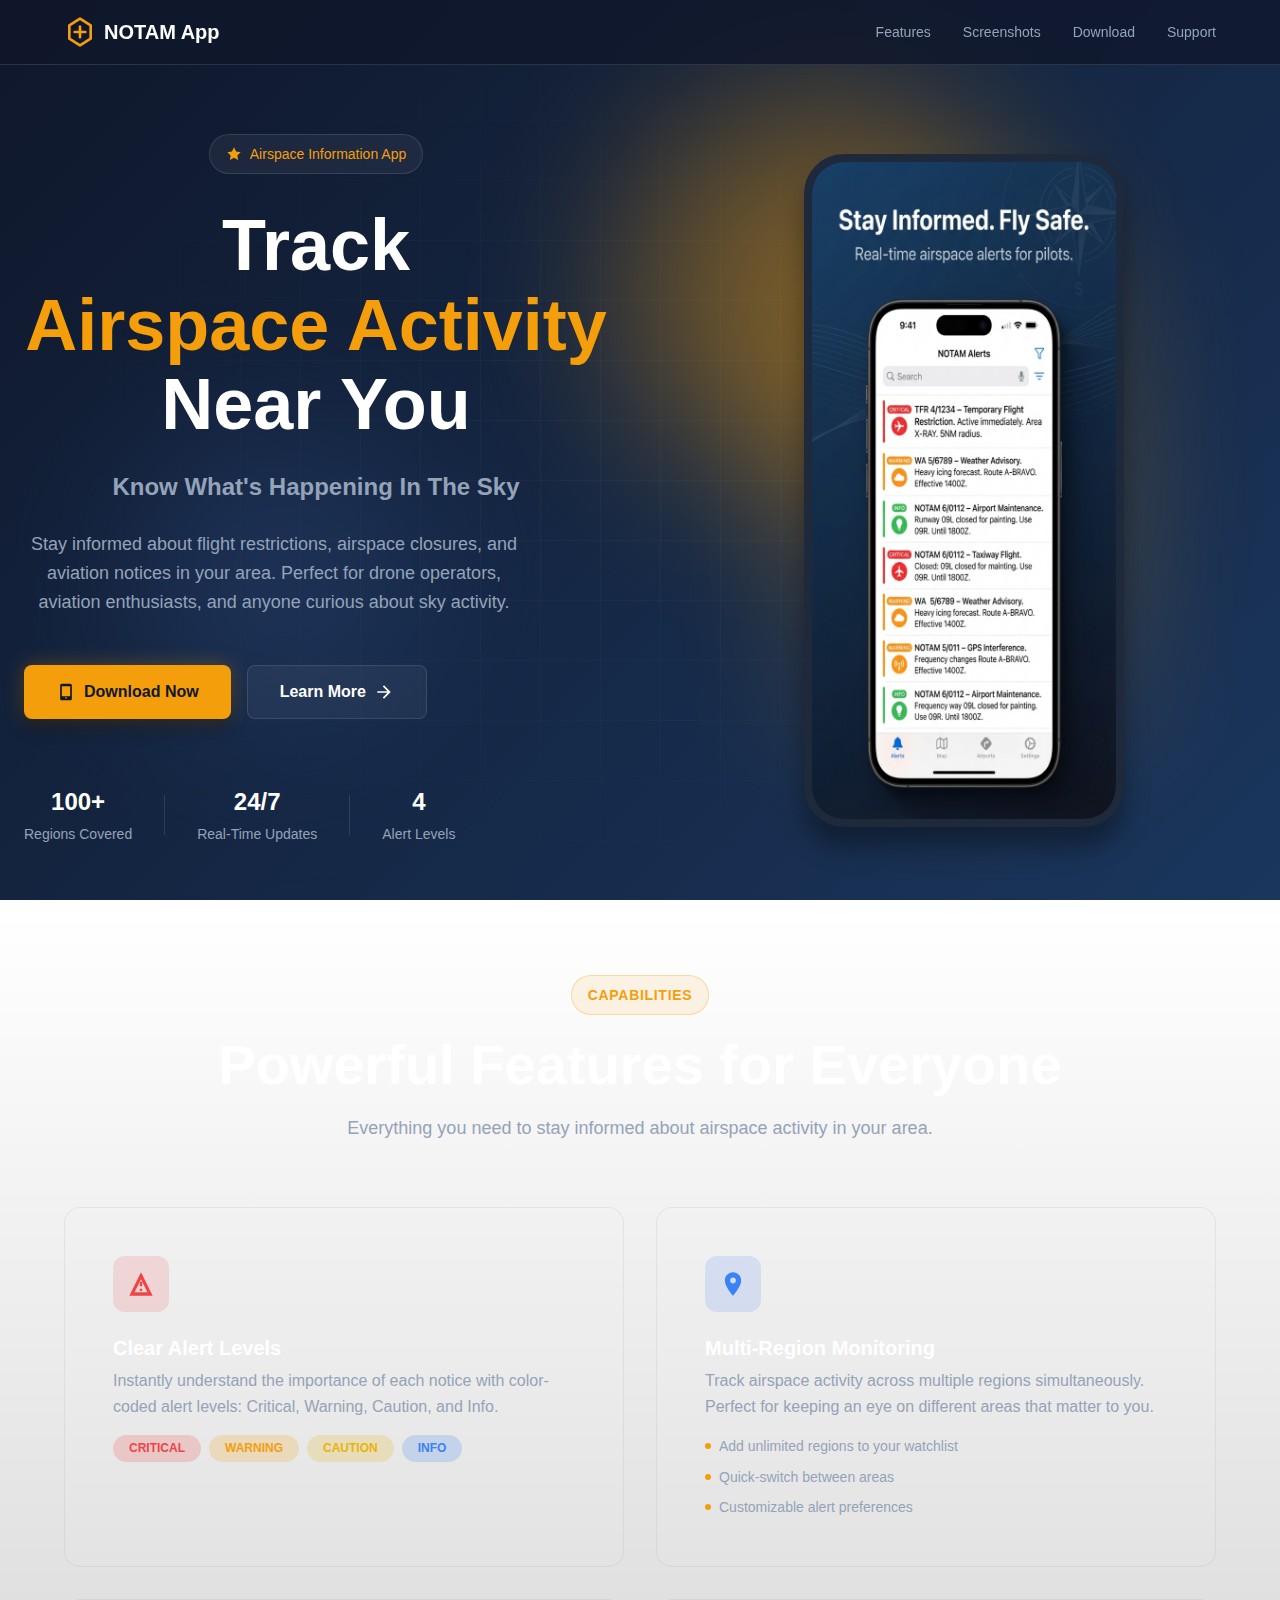
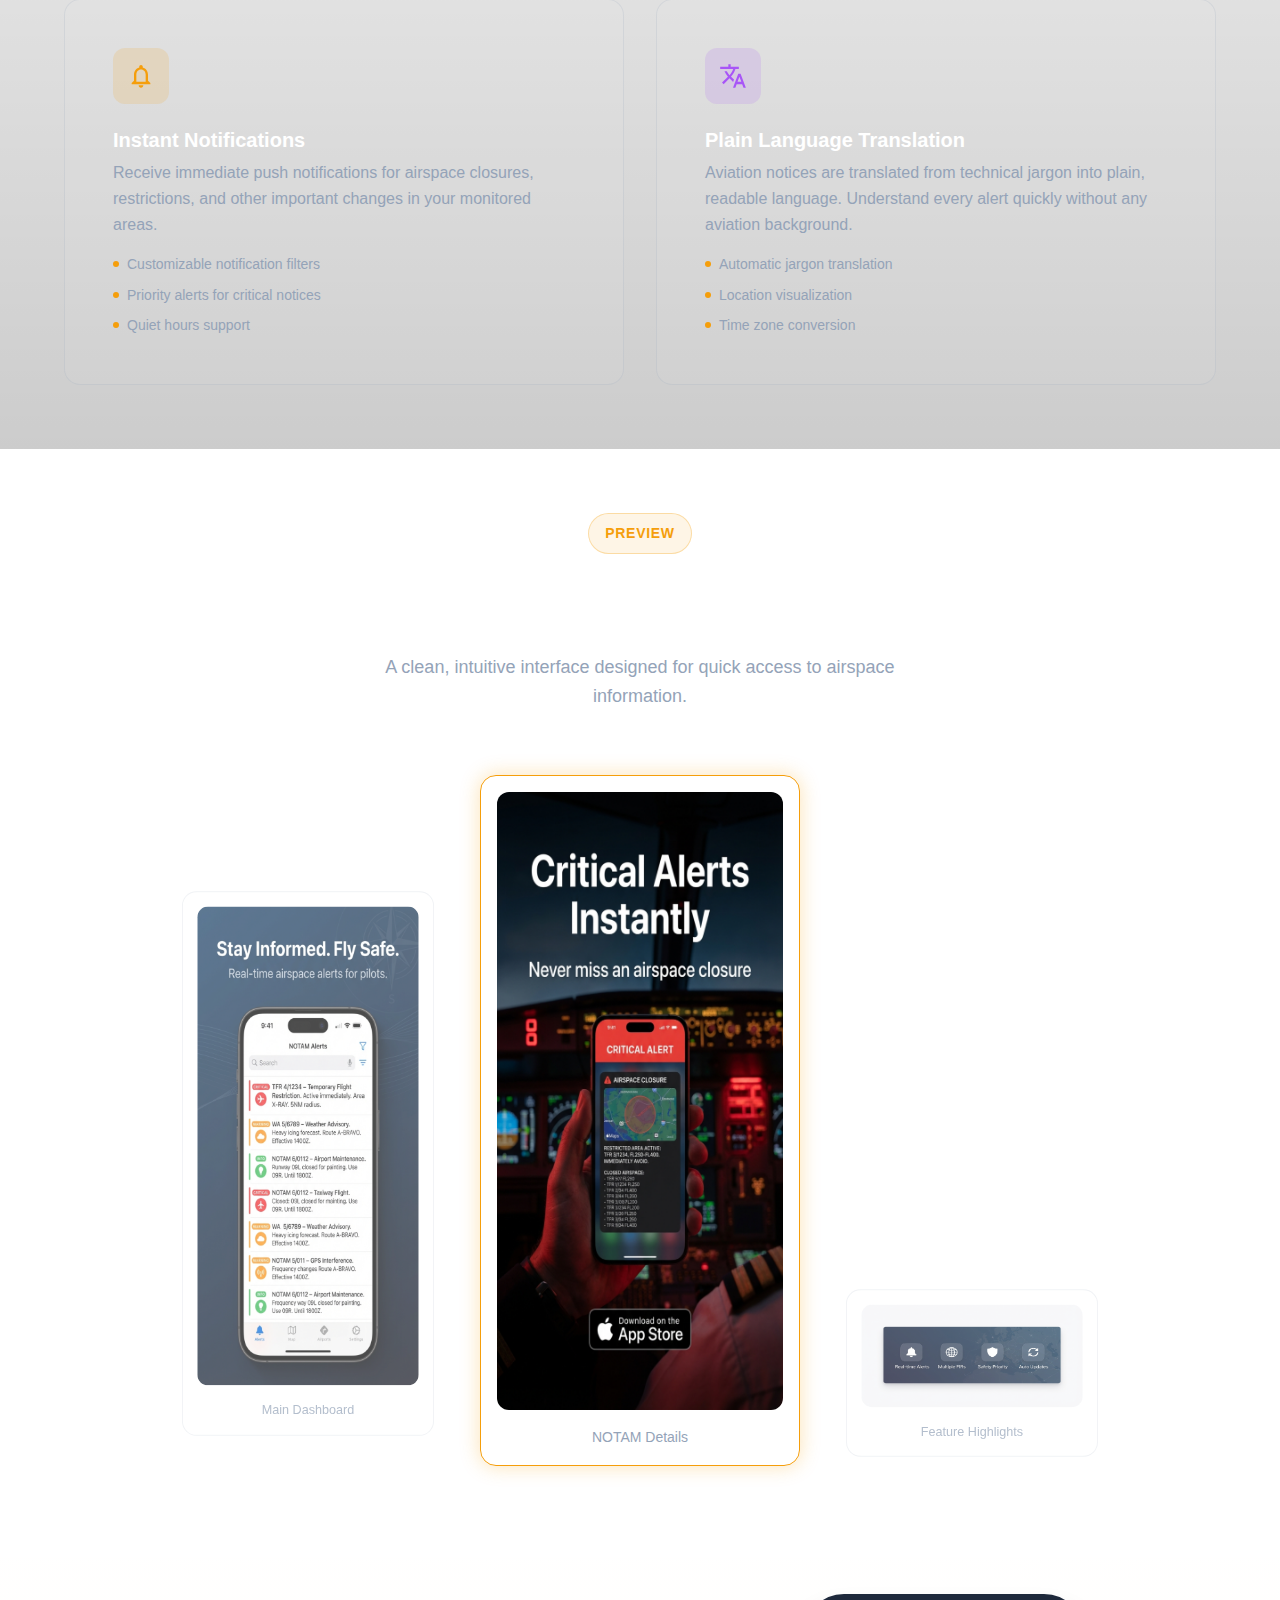
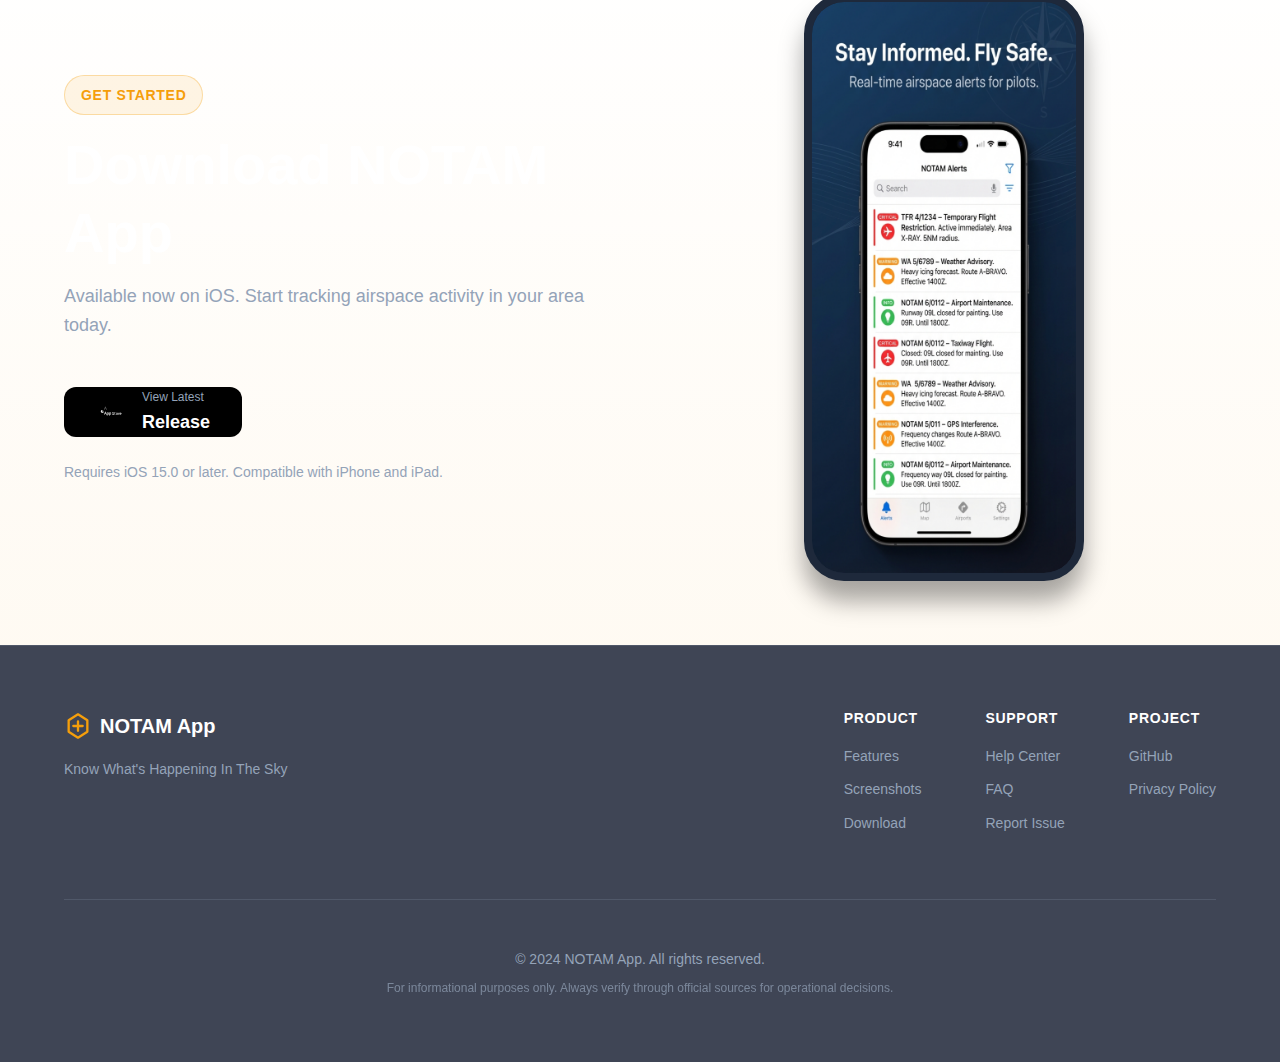
<file: docs/index.html>
<!DOCTYPE html>
<html lang="en">
<head>
    <meta charset="UTF-8">
    <meta name="viewport" content="width=device-width, initial-scale=1.0">
    <meta name="description" content="NOTAM App - Track airspace closures, flight restrictions, and aviation notices in your area. Stay informed about what's happening in the sky above you.">
    <meta name="keywords" content="NOTAM, aviation, airspace, alerts, flight restrictions, drone, airspace closures, sky tracking">
    <meta name="author" content="NOTAM App">
    <title>NOTAM App - Know What's Happening In The Sky</title>
    <link rel="stylesheet" href="styles.css">
    <link rel="preconnect" href="https://fonts.googleapis.com">
    <link rel="preconnect" href="https://fonts.gstatic.com" crossorigin>
    <link href="https://fonts.googleapis.com/css2?family=Inter:wght@400;500;600;700;800&display=swap" rel="stylesheet">
</head>
<body>
    <!-- Navigation -->
    <nav class="navbar">
        <div class="nav-container">
            <div class="nav-logo">
                <svg class="logo-icon" viewBox="0 0 24 24" fill="none" xmlns="http://www.w3.org/2000/svg">
                    <path d="M12 2L4 7V17L12 22L20 17V7L12 2Z" stroke="currentColor" stroke-width="2" stroke-linejoin="round"/>
                    <path d="M12 8V16M8 12H16" stroke="currentColor" stroke-width="2" stroke-linecap="round"/>
                </svg>
                <span>NOTAM App</span>
            </div>
            <div class="nav-links">
                <a href="#features">Features</a>
                <a href="#screenshots">Screenshots</a>
                <a href="#download">Download</a>
                <a href="support.html">Support</a>
            </div>
            <button class="nav-toggle" aria-label="Toggle navigation">
                <span></span>
                <span></span>
                <span></span>
            </button>
        </div>
    </nav>

    <!-- Hero Section -->
    <header class="hero">
        <div class="hero-background">
            <div class="grid-overlay"></div>
            <div class="glow-orb glow-orb-1"></div>
            <div class="glow-orb glow-orb-2"></div>
        </div>
        <div class="hero-content">
            <div class="hero-badge">
                <svg viewBox="0 0 24 24" fill="none" xmlns="http://www.w3.org/2000/svg">
                    <path d="M12 2L15.09 8.26L22 9.27L17 14.14L18.18 21.02L12 17.77L5.82 21.02L7 14.14L2 9.27L8.91 8.26L12 2Z" fill="currentColor"/>
                </svg>
                <span>Airspace Information App</span>
            </div>
            <h1 class="hero-title">
                <span class="title-line">Track</span>
                <span class="title-line highlight">Airspace Activity</span>
                <span class="title-line">Near You</span>
            </h1>
            <p class="hero-tagline">Know What's Happening In The Sky</p>
            <p class="hero-description">
                Stay informed about flight restrictions, airspace closures, and aviation
                notices in your area. Perfect for drone operators, aviation enthusiasts, and anyone curious about sky activity.
            </p>
            <div class="hero-cta">
                <a href="#download" class="btn btn-primary">
                    <svg viewBox="0 0 24 24" fill="none" xmlns="http://www.w3.org/2000/svg">
                        <path d="M17 2H7C5.9 2 5 2.9 5 4V20C5 21.1 5.9 22 7 22H17C18.1 22 19 21.1 19 20V4C19 2.9 18.1 2 17 2ZM12 20C11.45 20 11 19.55 11 19C11 18.45 11.45 18 12 18C12.55 18 13 18.45 13 19C13 19.55 12.55 20 12 20ZM17 17H7V5H17V17Z" fill="currentColor"/>
                    </svg>
                    Download Now
                </a>
                <a href="#features" class="btn btn-secondary">
                    Learn More
                    <svg viewBox="0 0 24 24" fill="none" xmlns="http://www.w3.org/2000/svg">
                        <path d="M12 4L10.59 5.41L16.17 11H4V13H16.17L10.59 18.59L12 20L20 12L12 4Z" fill="currentColor"/>
                    </svg>
                </a>
            </div>
            <div class="hero-stats">
                <div class="stat">
                    <span class="stat-number">100+</span>
                    <span class="stat-label">Regions Covered</span>
                </div>
                <div class="stat-divider"></div>
                <div class="stat">
                    <span class="stat-number">24/7</span>
                    <span class="stat-label">Real-Time Updates</span>
                </div>
                <div class="stat-divider"></div>
                <div class="stat">
                    <span class="stat-number">4</span>
                    <span class="stat-label">Alert Levels</span>
                </div>
            </div>
        </div>
        <div class="hero-visual">
            <div class="phone-mockup">
                <div class="phone-frame">
                    <img src="images/iPhone_Marketing_1.png" alt="NOTAM App Screenshot" class="phone-screen">
                </div>
                <div class="phone-glow"></div>
            </div>
        </div>
    </header>

    <!-- Features Section -->
    <section id="features" class="features">
        <div class="container">
            <div class="section-header">
                <span class="section-badge">Capabilities</span>
                <h2 class="section-title">Powerful Features for Everyone</h2>
                <p class="section-description">
                    Everything you need to stay informed about airspace activity in your area.
                </p>
            </div>
            <div class="features-grid">
                <div class="feature-card">
                    <div class="feature-icon feature-icon-critical">
                        <svg viewBox="0 0 24 24" fill="none" xmlns="http://www.w3.org/2000/svg">
                            <path d="M12 2L2 22H22L12 2ZM12 8L17.5 19H6.5L12 8Z" fill="currentColor"/>
                            <path d="M11 10H13V14H11V10ZM11 16H13V18H11V16Z" fill="currentColor"/>
                        </svg>
                    </div>
                    <h3 class="feature-title">Clear Alert Levels</h3>
                    <p class="feature-description">
                        Instantly understand the importance of each notice with color-coded alert levels:
                        Critical, Warning, Caution, and Info.
                    </p>
                    <div class="severity-badges">
                        <span class="severity-badge critical">Critical</span>
                        <span class="severity-badge warning">Warning</span>
                        <span class="severity-badge caution">Caution</span>
                        <span class="severity-badge info">Info</span>
                    </div>
                </div>

                <div class="feature-card">
                    <div class="feature-icon feature-icon-fir">
                        <svg viewBox="0 0 24 24" fill="none" xmlns="http://www.w3.org/2000/svg">
                            <path d="M12 2C8.13 2 5 5.13 5 9C5 14.25 12 22 12 22C12 22 19 14.25 19 9C19 5.13 15.87 2 12 2ZM12 11.5C10.62 11.5 9.5 10.38 9.5 9C9.5 7.62 10.62 6.5 12 6.5C13.38 6.5 14.5 7.62 14.5 9C14.5 10.38 13.38 11.5 12 11.5Z" fill="currentColor"/>
                        </svg>
                    </div>
                    <h3 class="feature-title">Multi-Region Monitoring</h3>
                    <p class="feature-description">
                        Track airspace activity across multiple regions simultaneously. Perfect for keeping
                        an eye on different areas that matter to you.
                    </p>
                    <ul class="feature-list">
                        <li>Add unlimited regions to your watchlist</li>
                        <li>Quick-switch between areas</li>
                        <li>Customizable alert preferences</li>
                    </ul>
                </div>

                <div class="feature-card">
                    <div class="feature-icon feature-icon-notification">
                        <svg viewBox="0 0 24 24" fill="none" xmlns="http://www.w3.org/2000/svg">
                            <path d="M12 22C13.1 22 14 21.1 14 20H10C10 21.1 10.9 22 12 22ZM18 16V11C18 7.93 16.36 5.36 13.5 4.68V4C13.5 3.17 12.83 2.5 12 2.5C11.17 2.5 10.5 3.17 10.5 4V4.68C7.63 5.36 6 7.92 6 11V16L4 18V19H20V18L18 16ZM16 17H8V11C8 8.52 9.51 6.5 12 6.5C14.49 6.5 16 8.52 16 11V17Z" fill="currentColor"/>
                        </svg>
                    </div>
                    <h3 class="feature-title">Instant Notifications</h3>
                    <p class="feature-description">
                        Receive immediate push notifications for airspace closures, restrictions,
                        and other important changes in your monitored areas.
                    </p>
                    <ul class="feature-list">
                        <li>Customizable notification filters</li>
                        <li>Priority alerts for critical notices</li>
                        <li>Quiet hours support</li>
                    </ul>
                </div>

                <div class="feature-card">
                    <div class="feature-icon feature-icon-translate">
                        <svg viewBox="0 0 24 24" fill="none" xmlns="http://www.w3.org/2000/svg">
                            <path d="M12.87 15.07L10.33 12.56L10.36 12.53C12.1 10.59 13.34 8.36 14.07 6H17V4H10V2H8V4H1V6H12.17C11.5 7.92 10.44 9.75 9 11.35C8.07 10.32 7.3 9.19 6.69 8H4.69C5.42 9.63 6.42 11.17 7.67 12.56L2.58 17.58L4 19L9 14L12.11 17.11L12.87 15.07ZM18.5 10H16.5L12 22H14L15.12 19H19.87L21 22H23L18.5 10ZM15.88 17L17.5 12.67L19.12 17H15.88Z" fill="currentColor"/>
                        </svg>
                    </div>
                    <h3 class="feature-title">Plain Language Translation</h3>
                    <p class="feature-description">
                        Aviation notices are translated from technical jargon into plain, readable language.
                        Understand every alert quickly without any aviation background.
                    </p>
                    <ul class="feature-list">
                        <li>Automatic jargon translation</li>
                        <li>Location visualization</li>
                        <li>Time zone conversion</li>
                    </ul>
                </div>
            </div>
        </div>
    </section>

    <!-- Screenshots Section -->
    <section id="screenshots" class="screenshots">
        <div class="container">
            <div class="section-header">
                <span class="section-badge">Preview</span>
                <h2 class="section-title">See It In Action</h2>
                <p class="section-description">
                    A clean, intuitive interface designed for quick access to airspace information.
                </p>
            </div>
            <div class="screenshot-showcase">
                <div class="screenshot-card">
                    <img src="images/iPhone_Marketing_1.png" alt="NOTAM App - Main Dashboard" class="screenshot-image">
                    <div class="screenshot-label">Main Dashboard</div>
                </div>
                <div class="screenshot-card featured">
                    <img src="images/iPhone_Marketing_2.png" alt="NOTAM App - NOTAM Details" class="screenshot-image">
                    <div class="screenshot-label">NOTAM Details</div>
                </div>
                <div class="screenshot-card">
                    <img src="images/Feature_Highlights.png" alt="NOTAM App - Feature Highlights" class="screenshot-image">
                    <div class="screenshot-label">Feature Highlights</div>
                </div>
            </div>
        </div>
    </section>

    <!-- Download Section -->
    <section id="download" class="download">
        <div class="container">
            <div class="download-content">
                <div class="download-text">
                    <span class="section-badge">Get Started</span>
                    <h2 class="section-title">Download NOTAM App</h2>
                    <p class="section-description">
                        Available now on iOS. Start tracking airspace activity in your area today.
                    </p>
                    <div class="download-badges">
                        <a href="https://github.com/eovidiu/NOTAM-App/releases/latest" class="app-store-badge" aria-label="View Latest Release on GitHub">
                            <svg viewBox="0 0 120 40" xmlns="http://www.w3.org/2000/svg">
                                <rect width="120" height="40" rx="6" fill="#000"/>
                                <path d="M24.769 20.3c-.021-2.313 1.882-3.421 1.968-3.476-.07-1.071-.434-1.876-1.176-2.529-.723-.636-1.837-.993-2.808-.993-.394-.01-.79.046-1.17.163-.378.116-.733.286-1.052.502-.32.216-.601.475-.833.77a2.89 2.89 0 0 0-.511.959 3.18 3.18 0 0 0-.163 1.03c0 .58.103 1.178.303 1.77.2.59.492 1.163.861 1.695l.006.007c.369.531.812 1.016 1.312 1.437.5.421 1.053.775 1.639 1.049l.006.002c.22.103.446.195.68.276.233.08.472.148.716.204.244.056.493.1.745.132.253.031.509.048.766.05h.004c.25.002.5-.01.748-.036l.495-.055-.084-.004c.244-.028.486-.068.724-.12a6.98 6.98 0 0 0 1.372-.418c.223-.094.44-.2.65-.318l-.009.005c.21-.118.412-.249.604-.392-.34-.447-.58-.96-.707-1.505-.127-.546-.14-1.113-.039-1.665-.05.04-.102.078-.155.115-.174.12-.358.228-.55.322-.193.094-.394.175-.6.243-.207.067-.42.12-.635.16-.217.039-.437.064-.657.075h-.005c-.213.01-.427.008-.64-.007a4.23 4.23 0 0 1-.625-.078 4.01 4.01 0 0 1-.6-.16l-.006-.003a3.68 3.68 0 0 1-.558-.246l-.003-.002a3.35 3.35 0 0 1-.494-.326l-.006-.005a3.05 3.05 0 0 1-.413-.395 2.75 2.75 0 0 1-.312-.454 2.39 2.39 0 0 1-.194-.499 2.04 2.04 0 0 1-.061-.528c0-.183.02-.364.061-.543.041-.178.102-.353.183-.52.08-.167.18-.326.296-.474.116-.148.25-.284.397-.407.148-.123.31-.232.483-.326.173-.094.358-.172.55-.234.193-.061.393-.106.598-.133.205-.028.415-.039.625-.034l.007.001c.203.005.405.027.604.065.199.038.394.092.583.16l.004.002c.188.068.37.152.543.249.174.097.34.207.494.33l.003.003c.152.122.294.256.423.4.128.144.244.299.345.463.1.164.186.337.255.516.07.18.123.365.16.555.037.19.057.383.06.577l-.001.013Z" fill="#fff"/>
                                <path d="M42.943 31.326h-2.119l-1.16-3.644h-4.035l-1.104 3.644h-2.063l3.99-12.404h2.47l3.99 12.404h.031Zm-3.644-5.335-1.05-3.242c-.111-.333-.32-1.113-.626-2.341h-.04c-.125.519-.322 1.299-.593 2.341l-1.034 3.242h3.343Zm12.155 1.17c0 1.391-.376 2.482-1.126 3.273-.674.703-1.511 1.055-2.511 1.055-1.08 0-1.857-.378-2.33-1.135h-.035v4.213h-1.991v-9.654c0-.875-.023-1.772-.07-2.69h1.754l.112 1.296h.035c.604-.976 1.527-1.464 2.77-1.464.963 0 1.767.379 2.412 1.135.646.757.969 1.752.969 2.987v.984Zm-2.03-.085c0-.782-.175-1.425-.528-1.93-.386-.536-.904-.804-1.553-.804-.439 0-.839.146-1.195.434-.357.291-.591.67-.7 1.139a2.07 2.07 0 0 0-.072.507v1.338c0 .584.18 1.075.538 1.476.36.4.828.601 1.408.601.674 0 1.199-.26 1.573-.779.375-.518.562-1.21.562-2.073l-.033.091Zm10.983.085c0 1.391-.375 2.482-1.126 3.273-.674.703-1.51 1.055-2.51 1.055-1.08 0-1.858-.378-2.331-1.135h-.034v4.213H52.41v-9.654c0-.875-.023-1.772-.07-2.69h1.753l.112 1.296h.035c.604-.976 1.527-1.464 2.77-1.464.963 0 1.767.379 2.412 1.135.647.757.97 1.752.97 2.987l.015.984Zm-2.03-.085c0-.782-.176-1.425-.528-1.93-.386-.536-.904-.804-1.554-.804-.44 0-.839.146-1.195.434-.357.291-.59.67-.699 1.139a2.07 2.07 0 0 0-.072.507v1.338c0 .584.18 1.075.538 1.476.358.4.827.601 1.407.601.674 0 1.199-.26 1.574-.779.374-.518.562-1.21.562-2.073l-.033.091Zm13.197 1.116c0 .966-.336 1.751-1.006 2.356-.738.664-1.766.995-3.087.995-1.211 0-2.182-.232-2.914-.697l.417-1.659c.792.478 1.662.718 2.61.718.675 0 1.2-.153 1.574-.458.375-.305.562-.714.562-1.226 0-.457-.155-.841-.465-1.154-.31-.313-.82-.603-1.532-.87-1.945-.716-2.917-1.763-2.917-3.14 0-.933.348-1.696 1.042-2.289.695-.593 1.62-.89 2.774-.89 1.029 0 1.885.18 2.567.538l-.45 1.627c-.636-.345-1.356-.518-2.159-.518-.631 0-1.123.155-1.477.466-.3.278-.45.617-.45 1.018 0 .444.172.812.514 1.106.3.265.834.554 1.603.867.957.385 1.664.835 2.12 1.35.458.516.686 1.16.686 1.93l.008.05Zm6.69-3.84h-2.193v3.855c0 .98.344 1.47 1.029 1.47.316 0 .578-.027.786-.081l.048 1.51c-.35.131-.808.197-1.375.197-.699 0-1.246-.213-1.64-.64-.395-.426-.592-1.14-.592-2.143v-4.168h-1.307v-1.495h1.307v-1.645l1.951-.588v2.233h2.193l-.207 1.515Zm9.62 2.778c0 1.268-.362 2.31-1.086 3.124-.756.84-1.76 1.26-3.012 1.26-1.21 0-2.176-.403-2.897-1.211-.721-.807-1.081-1.815-1.081-3.026 0-1.28.37-2.33 1.11-3.148.738-.818 1.733-1.227 2.983-1.227 1.21 0 2.184.403 2.918 1.21.706.782 1.058 1.786 1.058 3.011l.007.007Zm-2.072.05c0-.763-.162-1.415-.488-1.962-.381-.662-.925-.993-1.631-.993-.733 0-1.29.331-1.672.993-.326.547-.488 1.212-.488 1.994 0 .763.162 1.416.488 1.962.394.662.945.993 1.656.993.693 0 1.237-.338 1.631-1.01.335-.559.504-1.218.504-1.994v.017Zm8.485-2.572a3.38 3.38 0 0 0-.61-.049c-.63 0-1.117.238-1.462.714-.3.422-.45.955-.45 1.6v4.135h-1.99l.016-5.395c0-.909-.016-1.736-.049-2.481h1.738l.071 1.51h.057c.19-.52.489-.94.896-1.26.399-.292.83-.439 1.293-.439.181 0 .344.013.49.033v1.632Zm7.827 2.248c0 .328-.024.604-.071.83h-5.973c.024.812.286 1.433.788 1.864.454.379 1.042.568 1.763.568.798 0 1.527-.128 2.188-.382l.28 1.381c-.771.334-1.68.501-2.724.501-1.26 0-2.25-.37-2.966-1.113-.716-.742-1.075-1.739-1.075-2.989 0-1.225.334-2.246 1.003-3.063.702-.875 1.65-1.313 2.845-1.313 1.17 0 2.055.438 2.656 1.313.477.696.715 1.556.715 2.578l.57-.175Zm-1.896-.473c.014-.54-.107-1.006-.359-1.397-.323-.501-.817-.752-1.483-.752-.607 0-1.102.244-1.483.731-.312.39-.497.863-.553 1.418h3.878Z" fill="#fff"/>
                                <path d="M42.943 11.016h-2.119l-1.16-3.644h-4.035l-1.104 3.644h-2.063l3.99-12.404h2.47l3.99 12.404h.031Zm-3.644-5.335-1.05-3.242c-.111-.333-.32-1.113-.626-2.341h-.04c-.125.519-.322 1.299-.593 2.341l-1.034 3.242h3.343Z" fill="#fff" fill-opacity=".5"/>
                            </svg>
                            <div class="badge-content">
                                <span class="badge-small">View Latest</span>
                                <span class="badge-large">Release</span>
                            </div>
                        </a>
                    </div>
                    <p class="download-note">Requires iOS 15.0 or later. Compatible with iPhone and iPad.</p>
                </div>
                <div class="download-visual">
                    <div class="download-phone">
                        <img src="images/iPhone_Marketing_1.png" alt="NOTAM App on iPhone">
                    </div>
                </div>
            </div>
        </div>
    </section>

    <!-- Footer -->
    <footer class="footer">
        <div class="container">
            <div class="footer-content">
                <div class="footer-brand">
                    <div class="footer-logo">
                        <svg class="logo-icon" viewBox="0 0 24 24" fill="none" xmlns="http://www.w3.org/2000/svg">
                            <path d="M12 2L4 7V17L12 22L20 17V7L12 2Z" stroke="currentColor" stroke-width="2" stroke-linejoin="round"/>
                            <path d="M12 8V16M8 12H16" stroke="currentColor" stroke-width="2" stroke-linecap="round"/>
                        </svg>
                        <span>NOTAM App</span>
                    </div>
                    <p class="footer-tagline">Know What's Happening In The Sky</p>
                </div>
                <div class="footer-links">
                    <div class="footer-column">
                        <h4>Product</h4>
                        <ul>
                            <li><a href="#features">Features</a></li>
                            <li><a href="#screenshots">Screenshots</a></li>
                            <li><a href="#download">Download</a></li>
                        </ul>
                    </div>
                    <div class="footer-column">
                        <h4>Support</h4>
                        <ul>
                            <li><a href="support.html">Help Center</a></li>
                            <li><a href="support.html#faq">FAQ</a></li>
                            <li><a href="https://github.com/eovidiu/NOTAM-App/issues" target="_blank">Report Issue</a></li>
                        </ul>
                    </div>
                    <div class="footer-column">
                        <h4>Project</h4>
                        <ul>
                            <li><a href="https://github.com/eovidiu/NOTAM-App" target="_blank">GitHub</a></li>
                            <li><a href="privacy.html">Privacy Policy</a></li>
                        </ul>
                    </div>
                </div>
            </div>
            <div class="footer-bottom">
                <p class="copyright">&copy; 2024 NOTAM App. All rights reserved.</p>
                <p class="disclaimer">For informational purposes only. Always verify through official sources for operational decisions.</p>
            </div>
        </div>
    </footer>

    <!-- Mobile Navigation Script -->
    <script>
        document.addEventListener('DOMContentLoaded', function() {
            const navToggle = document.querySelector('.nav-toggle');
            const navLinks = document.querySelector('.nav-links');

            navToggle.addEventListener('click', function() {
                navLinks.classList.toggle('active');
                navToggle.classList.toggle('active');
            });

            // Close mobile menu when clicking a link
            document.querySelectorAll('.nav-links a').forEach(link => {
                link.addEventListener('click', () => {
                    navLinks.classList.remove('active');
                    navToggle.classList.remove('active');
                });
            });

            // Smooth scrolling for anchor links
            document.querySelectorAll('a[href^="#"]').forEach(anchor => {
                anchor.addEventListener('click', function(e) {
                    e.preventDefault();
                    const target = document.querySelector(this.getAttribute('href'));
                    if (target) {
                        target.scrollIntoView({
                            behavior: 'smooth',
                            block: 'start'
                        });
                    }
                });
            });
        });
    </script>
</body>
</html>
</file>
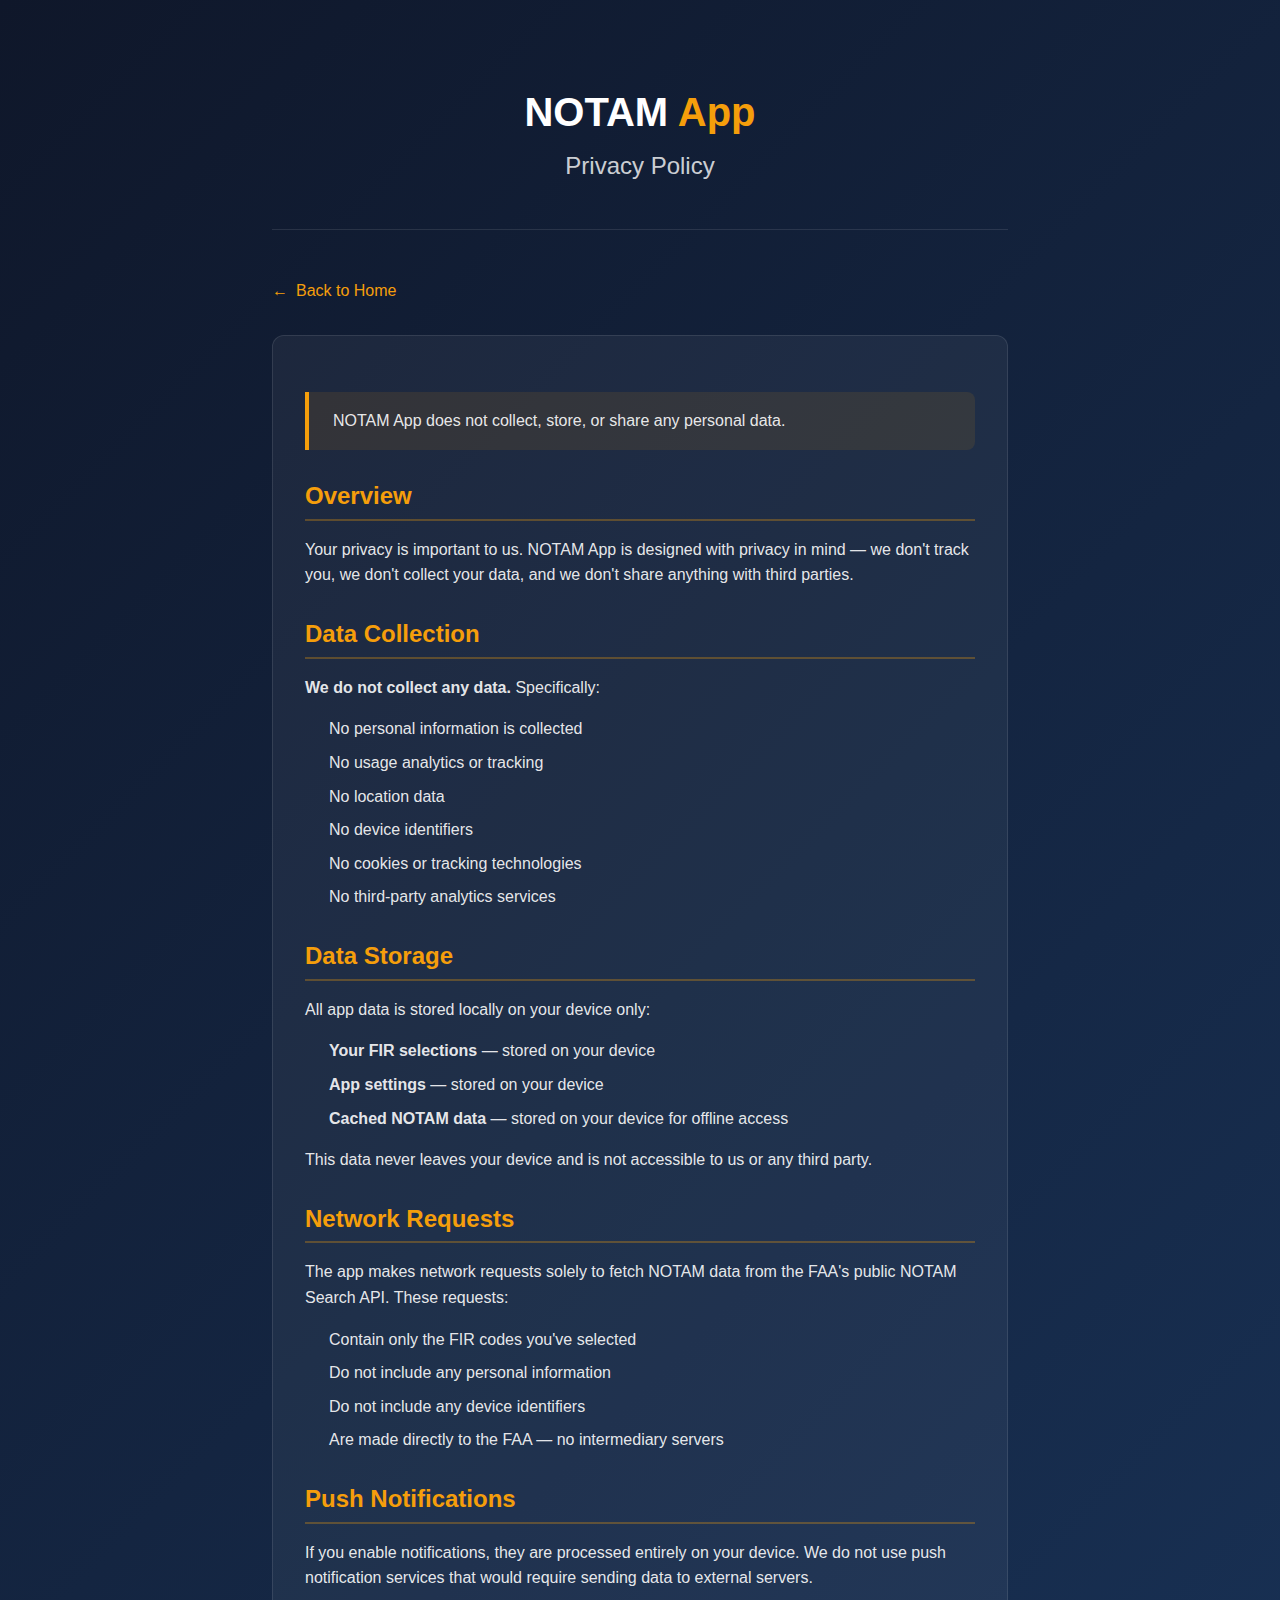
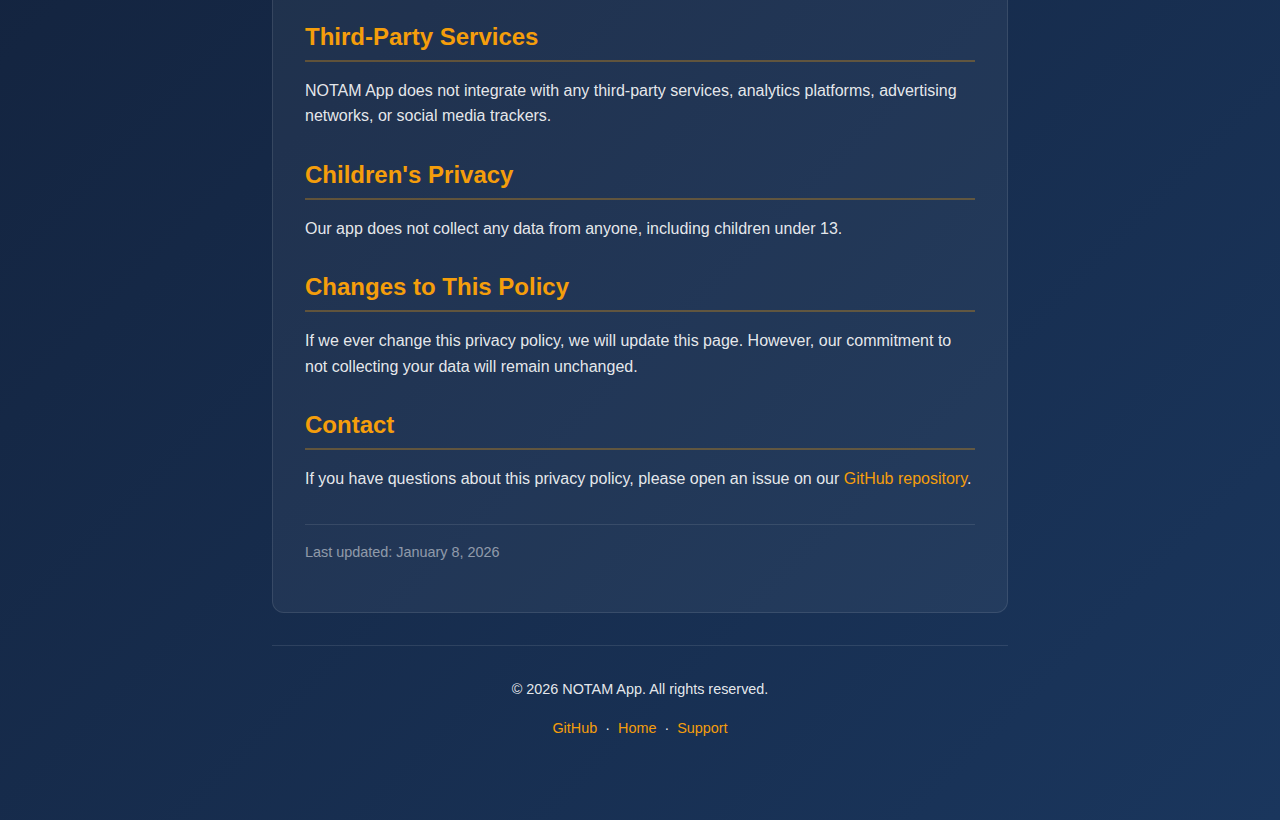
<file: docs/privacy.html>
<!DOCTYPE html>
<html lang="en">
<head>
    <meta charset="UTF-8">
    <meta name="viewport" content="width=device-width, initial-scale=1.0">
    <title>Privacy Policy - NOTAM App</title>
    <link rel="stylesheet" href="styles.css">
    <style>
        * {
            margin: 0;
            padding: 0;
            box-sizing: border-box;
        }

        body {
            font-family: -apple-system, BlinkMacSystemFont, 'Segoe UI', Roboto, Oxygen, Ubuntu, sans-serif;
            background: linear-gradient(135deg, #0f172a 0%, #1a365d 100%);
            color: #ffffff;
            min-height: 100vh;
            line-height: 1.6;
        }

        .container {
            max-width: 800px;
            margin: 0 auto;
            padding: 2rem;
        }

        header {
            text-align: center;
            padding: 3rem 0 2rem;
            border-bottom: 1px solid rgba(255, 255, 255, 0.1);
            margin-bottom: 3rem;
        }

        .logo {
            font-size: 2.5rem;
            font-weight: 700;
            color: #ffffff;
            margin-bottom: 0.5rem;
        }

        .logo span {
            color: #f59e0b;
        }

        header h1 {
            font-size: 1.5rem;
            font-weight: 400;
            color: rgba(255, 255, 255, 0.8);
        }

        .back-link {
            display: inline-block;
            margin-bottom: 2rem;
            color: #f59e0b;
            text-decoration: none;
            font-weight: 500;
            transition: opacity 0.2s;
        }

        .back-link:hover {
            opacity: 0.8;
        }

        .back-link::before {
            content: '\2190';
            margin-right: 0.5rem;
        }

        .content {
            background: rgba(255, 255, 255, 0.05);
            border-radius: 12px;
            padding: 2rem;
            border: 1px solid rgba(255, 255, 255, 0.1);
        }

        h2 {
            color: #f59e0b;
            font-size: 1.5rem;
            margin: 2rem 0 1rem;
            padding-bottom: 0.5rem;
            border-bottom: 2px solid rgba(245, 158, 11, 0.3);
        }

        h2:first-child {
            margin-top: 0;
        }

        p {
            color: rgba(255, 255, 255, 0.9);
            margin-bottom: 1rem;
        }

        ul {
            margin: 1rem 0 1rem 1.5rem;
            color: rgba(255, 255, 255, 0.9);
        }

        li {
            margin-bottom: 0.5rem;
        }

        .highlight {
            background: rgba(245, 158, 11, 0.1);
            border-left: 4px solid #f59e0b;
            padding: 1rem 1.5rem;
            margin: 1.5rem 0;
            border-radius: 0 8px 8px 0;
        }

        .highlight p {
            margin: 0;
            font-weight: 500;
        }

        .last-updated {
            color: rgba(255, 255, 255, 0.5);
            font-size: 0.9rem;
            margin-top: 2rem;
            padding-top: 1rem;
            border-top: 1px solid rgba(255, 255, 255, 0.1);
        }

        footer {
            text-align: center;
            padding: 2rem 0;
            margin-top: 2rem;
            border-top: 1px solid rgba(255, 255, 255, 0.1);
            color: rgba(255, 255, 255, 0.6);
            font-size: 0.9rem;
        }

        footer a {
            color: #f59e0b;
            text-decoration: none;
        }

        footer a:hover {
            text-decoration: underline;
        }

        @media (max-width: 600px) {
            .container {
                padding: 1rem;
            }

            header {
                padding: 2rem 0 1.5rem;
            }

            .logo {
                font-size: 2rem;
            }

            .content {
                padding: 1.5rem;
            }
        }
    </style>
</head>
<body>
    <div class="container">
        <header>
            <div class="logo">NOTAM <span>App</span></div>
            <h1>Privacy Policy</h1>
        </header>

        <a href="index.html" class="back-link">Back to Home</a>

        <div class="content">
            <div class="highlight">
                <p>NOTAM App does not collect, store, or share any personal data.</p>
            </div>

            <h2>Overview</h2>
            <p>Your privacy is important to us. NOTAM App is designed with privacy in mind — we don't track you, we don't collect your data, and we don't share anything with third parties.</p>

            <h2>Data Collection</h2>
            <p><strong>We do not collect any data.</strong> Specifically:</p>
            <ul>
                <li>No personal information is collected</li>
                <li>No usage analytics or tracking</li>
                <li>No location data</li>
                <li>No device identifiers</li>
                <li>No cookies or tracking technologies</li>
                <li>No third-party analytics services</li>
            </ul>

            <h2>Data Storage</h2>
            <p>All app data is stored locally on your device only:</p>
            <ul>
                <li><strong>Your FIR selections</strong> — stored on your device</li>
                <li><strong>App settings</strong> — stored on your device</li>
                <li><strong>Cached NOTAM data</strong> — stored on your device for offline access</li>
            </ul>
            <p>This data never leaves your device and is not accessible to us or any third party.</p>

            <h2>Network Requests</h2>
            <p>The app makes network requests solely to fetch NOTAM data from the FAA's public NOTAM Search API. These requests:</p>
            <ul>
                <li>Contain only the FIR codes you've selected</li>
                <li>Do not include any personal information</li>
                <li>Do not include any device identifiers</li>
                <li>Are made directly to the FAA — no intermediary servers</li>
            </ul>

            <h2>Push Notifications</h2>
            <p>If you enable notifications, they are processed entirely on your device. We do not use push notification services that would require sending data to external servers.</p>

            <h2>Third-Party Services</h2>
            <p>NOTAM App does not integrate with any third-party services, analytics platforms, advertising networks, or social media trackers.</p>

            <h2>Children's Privacy</h2>
            <p>Our app does not collect any data from anyone, including children under 13.</p>

            <h2>Changes to This Policy</h2>
            <p>If we ever change this privacy policy, we will update this page. However, our commitment to not collecting your data will remain unchanged.</p>

            <h2>Contact</h2>
            <p>If you have questions about this privacy policy, please open an issue on our <a href="https://github.com/eovidiu/NOTAM-App/issues" style="color: #f59e0b;">GitHub repository</a>.</p>

            <p class="last-updated">Last updated: January 8, 2026</p>
        </div>

        <footer>
            <p>&copy; 2026 NOTAM App. All rights reserved.</p>
            <p style="margin-top: 0.5rem;">
                <a href="https://github.com/eovidiu/NOTAM-App" target="_blank" rel="noopener noreferrer">GitHub</a>
                &nbsp;&middot;&nbsp;
                <a href="index.html">Home</a>
                &nbsp;&middot;&nbsp;
                <a href="support.html">Support</a>
            </p>
        </footer>
    </div>
</body>
</html>
</file>
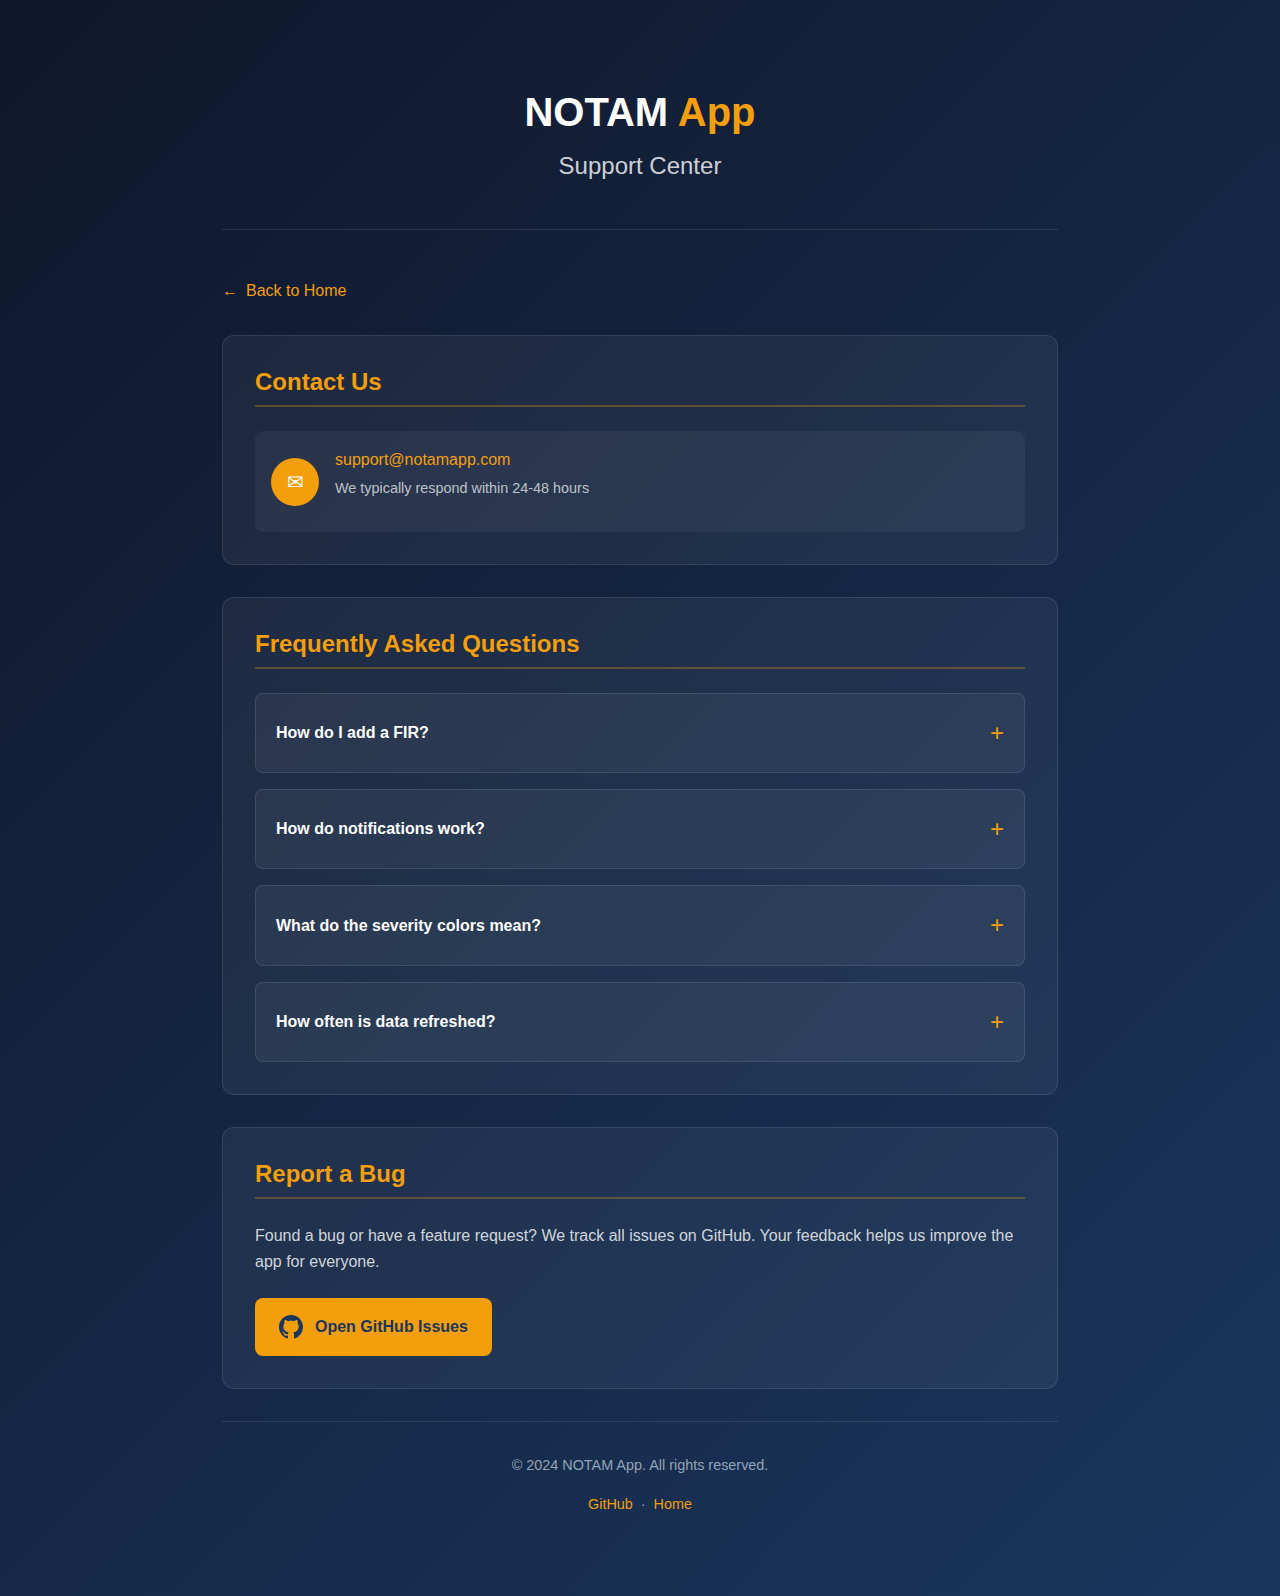
<file: docs/support.html>
<!DOCTYPE html>
<html lang="en">
<head>
    <meta charset="UTF-8">
    <meta name="viewport" content="width=device-width, initial-scale=1.0">
    <title>Support - NOTAM App</title>
    <link rel="stylesheet" href="styles.css">
    <style>
        * {
            margin: 0;
            padding: 0;
            box-sizing: border-box;
        }

        body {
            font-family: -apple-system, BlinkMacSystemFont, 'Segoe UI', Roboto, Oxygen, Ubuntu, sans-serif;
            background: linear-gradient(135deg, #0f172a 0%, #1a365d 100%);
            color: #ffffff;
            min-height: 100vh;
            line-height: 1.6;
        }

        .container {
            max-width: 900px;
            margin: 0 auto;
            padding: 2rem;
        }

        header {
            text-align: center;
            padding: 3rem 0 2rem;
            border-bottom: 1px solid rgba(255, 255, 255, 0.1);
            margin-bottom: 3rem;
        }

        .logo {
            font-size: 2.5rem;
            font-weight: 700;
            color: #ffffff;
            margin-bottom: 0.5rem;
        }

        .logo span {
            color: #f59e0b;
        }

        header h1 {
            font-size: 1.5rem;
            font-weight: 400;
            color: rgba(255, 255, 255, 0.8);
        }

        .back-link {
            display: inline-block;
            margin-bottom: 2rem;
            color: #f59e0b;
            text-decoration: none;
            font-weight: 500;
            transition: opacity 0.2s;
        }

        .back-link:hover {
            opacity: 0.8;
        }

        .back-link::before {
            content: '\2190';
            margin-right: 0.5rem;
        }

        section {
            background: rgba(255, 255, 255, 0.05);
            border-radius: 12px;
            padding: 2rem;
            margin-bottom: 2rem;
            border: 1px solid rgba(255, 255, 255, 0.1);
        }

        section h2 {
            color: #f59e0b;
            font-size: 1.5rem;
            margin-bottom: 1.5rem;
            padding-bottom: 0.5rem;
            border-bottom: 2px solid rgba(245, 158, 11, 0.3);
        }

        /* Contact Section */
        .contact-info {
            display: flex;
            flex-direction: column;
            gap: 1rem;
        }

        .contact-item {
            display: flex;
            align-items: center;
            gap: 1rem;
            padding: 1rem;
            background: rgba(255, 255, 255, 0.05);
            border-radius: 8px;
        }

        .contact-icon {
            width: 48px;
            height: 48px;
            background: #f59e0b;
            border-radius: 50%;
            display: flex;
            align-items: center;
            justify-content: center;
            font-size: 1.25rem;
            flex-shrink: 0;
        }

        .contact-item a {
            color: #f59e0b;
            text-decoration: none;
            font-weight: 500;
        }

        .contact-item a:hover {
            text-decoration: underline;
        }

        .contact-item p {
            color: rgba(255, 255, 255, 0.7);
            font-size: 0.9rem;
            margin-top: 0.25rem;
        }

        /* FAQ Section */
        .faq-list {
            display: flex;
            flex-direction: column;
            gap: 1rem;
        }

        .faq-item {
            background: rgba(255, 255, 255, 0.05);
            border-radius: 8px;
            overflow: hidden;
        }

        .faq-question {
            padding: 1.25rem;
            cursor: pointer;
            display: flex;
            justify-content: space-between;
            align-items: center;
            font-weight: 600;
            transition: background 0.2s;
        }

        .faq-question:hover {
            background: rgba(255, 255, 255, 0.05);
        }

        .faq-question::after {
            content: '+';
            font-size: 1.5rem;
            color: #f59e0b;
            font-weight: 300;
            transition: transform 0.2s;
        }

        .faq-item.open .faq-question::after {
            transform: rotate(45deg);
        }

        .faq-answer {
            max-height: 0;
            overflow: hidden;
            transition: max-height 0.3s ease-out, padding 0.3s ease-out;
        }

        .faq-item.open .faq-answer {
            max-height: 500px;
            padding: 0 1.25rem 1.25rem;
        }

        .faq-answer p {
            color: rgba(255, 255, 255, 0.8);
            line-height: 1.7;
        }

        .faq-answer ul {
            margin: 0.5rem 0 0 1.5rem;
            color: rgba(255, 255, 255, 0.8);
        }

        .faq-answer li {
            margin-bottom: 0.25rem;
        }

        .severity-indicator {
            display: inline-block;
            width: 12px;
            height: 12px;
            border-radius: 50%;
            margin-right: 0.5rem;
            vertical-align: middle;
        }

        .severity-red { background: #ef4444; }
        .severity-orange { background: #f59e0b; }
        .severity-yellow { background: #eab308; }
        .severity-green { background: #22c55e; }

        /* Bug Reports Section */
        .github-link {
            display: inline-flex;
            align-items: center;
            gap: 0.75rem;
            padding: 1rem 1.5rem;
            background: #f59e0b;
            color: #1a365d;
            text-decoration: none;
            font-weight: 600;
            border-radius: 8px;
            transition: transform 0.2s, box-shadow 0.2s;
        }

        .github-link:hover {
            transform: translateY(-2px);
            box-shadow: 0 4px 12px rgba(245, 158, 11, 0.4);
        }

        .github-link svg {
            width: 24px;
            height: 24px;
        }

        footer {
            text-align: center;
            padding: 2rem 0;
            margin-top: 2rem;
            border-top: 1px solid rgba(255, 255, 255, 0.1);
            color: rgba(255, 255, 255, 0.6);
            font-size: 0.9rem;
        }

        footer a {
            color: #f59e0b;
            text-decoration: none;
        }

        footer a:hover {
            text-decoration: underline;
        }

        @media (max-width: 600px) {
            .container {
                padding: 1rem;
            }

            header {
                padding: 2rem 0 1.5rem;
            }

            .logo {
                font-size: 2rem;
            }

            section {
                padding: 1.5rem;
            }

            .contact-item {
                flex-direction: column;
                text-align: center;
            }
        }
    </style>
</head>
<body>
    <div class="container">
        <header>
            <div class="logo">NOTAM <span>App</span></div>
            <h1>Support Center</h1>
        </header>

        <a href="index.html" class="back-link">Back to Home</a>

        <section id="contact">
            <h2>Contact Us</h2>
            <div class="contact-info">
                <div class="contact-item">
                    <div class="contact-icon">&#9993;</div>
                    <div>
                        <a href="mailto:support@notamapp.com">support@notamapp.com</a>
                        <p>We typically respond within 24-48 hours</p>
                    </div>
                </div>
            </div>
        </section>

        <section id="faq">
            <h2>Frequently Asked Questions</h2>
            <div class="faq-list">
                <div class="faq-item">
                    <div class="faq-question">How do I add a FIR?</div>
                    <div class="faq-answer">
                        <p>To add a Flight Information Region (FIR) to your watchlist:</p>
                        <ul>
                            <li>Open the app and navigate to the FIR management section</li>
                            <li>Tap the "+" or "Add FIR" button</li>
                            <li>Search for the FIR by its ICAO code (e.g., LRBB for Bucharest FIR)</li>
                            <li>Select the FIR from the search results to add it to your list</li>
                        </ul>
                        <p>You can add multiple FIRs to monitor NOTAMs across different regions.</p>
                    </div>
                </div>

                <div class="faq-item">
                    <div class="faq-question">How do notifications work?</div>
                    <div class="faq-answer">
                        <p>NOTAM App sends push notifications to keep you informed about important airspace changes:</p>
                        <ul>
                            <li>Notifications are sent when new NOTAMs are published for your selected FIRs</li>
                            <li>Critical NOTAMs (runway closures, airspace restrictions) trigger immediate alerts</li>
                            <li>You can customize notification preferences in the app settings</li>
                            <li>Enable or disable notifications per FIR for granular control</li>
                        </ul>
                        <p>Make sure notifications are enabled in your device settings for the app to receive alerts.</p>
                    </div>
                </div>

                <div class="faq-item">
                    <div class="faq-question">What do the severity colors mean?</div>
                    <div class="faq-answer">
                        <p>NOTAMs are color-coded by severity to help you quickly identify important information:</p>
                        <ul>
                            <li><span class="severity-indicator severity-red"></span><strong>Red:</strong> Critical - Immediate safety impact (runway closures, airspace closures)</li>
                            <li><span class="severity-indicator severity-orange"></span><strong>Orange:</strong> High - Significant operational impact (major restrictions, hazards)</li>
                            <li><span class="severity-indicator severity-yellow"></span><strong>Yellow:</strong> Moderate - Notable changes (temporary restrictions, obstacles)</li>
                            <li><span class="severity-indicator severity-green"></span><strong>Green:</strong> Low - Informational (minor changes, routine notices)</li>
                        </ul>
                    </div>
                </div>

                <div class="faq-item">
                    <div class="faq-question">How often is data refreshed?</div>
                    <div class="faq-answer">
                        <p>NOTAM data is refreshed automatically to ensure you have the latest information:</p>
                        <ul>
                            <li>Background refresh occurs every 15 minutes when the app is active</li>
                            <li>Pull-to-refresh allows you to manually update data at any time</li>
                            <li>Critical NOTAMs may trigger push notifications between refresh cycles</li>
                            <li>Data is sourced from official aviation authorities</li>
                        </ul>
                        <p>The timestamp at the top of the NOTAM list shows when data was last updated.</p>
                    </div>
                </div>
            </div>
        </section>

        <section id="bugs">
            <h2>Report a Bug</h2>
            <p style="margin-bottom: 1.5rem; color: rgba(255, 255, 255, 0.8);">
                Found a bug or have a feature request? We track all issues on GitHub. Your feedback helps us improve the app for everyone.
            </p>
            <a href="https://github.com/eovidiu/NOTAM-App/issues" target="_blank" rel="noopener noreferrer" class="github-link">
                <svg viewBox="0 0 24 24" fill="currentColor">
                    <path d="M12 0C5.37 0 0 5.37 0 12c0 5.31 3.435 9.795 8.205 11.385.6.105.825-.255.825-.57 0-.285-.015-1.23-.015-2.235-3.015.555-3.795-.735-4.035-1.41-.135-.345-.72-1.41-1.23-1.695-.42-.225-1.02-.78-.015-.795.945-.015 1.62.87 1.845 1.23 1.08 1.815 2.805 1.305 3.495.99.105-.78.42-1.305.765-1.605-2.67-.3-5.46-1.335-5.46-5.925 0-1.305.465-2.385 1.23-3.225-.12-.3-.54-1.53.12-3.18 0 0 1.005-.315 3.3 1.23.96-.27 1.98-.405 3-.405s2.04.135 3 .405c2.295-1.56 3.3-1.23 3.3-1.23.66 1.65.24 2.88.12 3.18.765.84 1.23 1.905 1.23 3.225 0 4.605-2.805 5.625-5.475 5.925.435.375.81 1.095.81 2.22 0 1.605-.015 2.895-.015 3.3 0 .315.225.69.825.57A12.02 12.02 0 0024 12c0-6.63-5.37-12-12-12z"/>
                </svg>
                Open GitHub Issues
            </a>
        </section>

        <footer>
            <p>&copy; 2024 NOTAM App. All rights reserved.</p>
            <p style="margin-top: 0.5rem;">
                <a href="https://github.com/eovidiu/NOTAM-App" target="_blank" rel="noopener noreferrer">GitHub</a>
                &nbsp;&middot;&nbsp;
                <a href="index.html">Home</a>
            </p>
        </footer>
    </div>

    <script>
        // FAQ accordion functionality
        document.querySelectorAll('.faq-question').forEach(question => {
            question.addEventListener('click', () => {
                const item = question.parentElement;
                const wasOpen = item.classList.contains('open');

                // Close all items
                document.querySelectorAll('.faq-item').forEach(faq => {
                    faq.classList.remove('open');
                });

                // Open clicked item if it was closed
                if (!wasOpen) {
                    item.classList.add('open');
                }
            });
        });
    </script>
</body>
</html>
</file>
<file: docs/styles.css>
/* ==========================================================================
   NOTAM App - GitHub Pages Stylesheet
   Aviation-focused, modern, professional design
   ========================================================================== */

/* --------------------------------------------------------------------------
   CSS Custom Properties (Theme Colors)
   -------------------------------------------------------------------------- */
:root {
  /* Primary Colors - MUST USE EXACTLY */
  --color-primary: #1a365d;
  --color-accent: #f59e0b;
  --color-dark-bg: #0f172a;
  --color-light-text: #ffffff;
  --color-secondary-text: #94a3b8;

  /* Derived Colors */
  --color-accent-hover: #d97706;
  --color-accent-light: rgba(245, 158, 11, 0.1);
  --color-primary-light: #2d4a7c;
  --color-border: rgba(148, 163, 184, 0.2);
  --color-card-bg: rgba(26, 54, 93, 0.4);
  --color-card-bg-hover: rgba(26, 54, 93, 0.6);

  /* Typography */
  --font-family: -apple-system, BlinkMacSystemFont, 'SF Pro Display', 'Segoe UI',
                 Roboto, Oxygen, Ubuntu, Cantarell, 'Open Sans', 'Helvetica Neue',
                 sans-serif;
  --font-size-base: 16px;
  --font-size-sm: 0.875rem;
  --font-size-lg: 1.125rem;
  --font-size-xl: 1.25rem;
  --font-size-2xl: 1.5rem;
  --font-size-3xl: 2rem;
  --font-size-4xl: 2.5rem;
  --font-size-5xl: 3.5rem;

  /* Spacing */
  --spacing-xs: 0.25rem;
  --spacing-sm: 0.5rem;
  --spacing-md: 1rem;
  --spacing-lg: 1.5rem;
  --spacing-xl: 2rem;
  --spacing-2xl: 3rem;
  --spacing-3xl: 4rem;

  /* Border Radius */
  --radius-sm: 0.375rem;
  --radius-md: 0.5rem;
  --radius-lg: 0.75rem;
  --radius-xl: 1rem;
  --radius-full: 9999px;

  /* Shadows */
  --shadow-sm: 0 1px 2px rgba(0, 0, 0, 0.2);
  --shadow-md: 0 4px 6px rgba(0, 0, 0, 0.25);
  --shadow-lg: 0 10px 15px rgba(0, 0, 0, 0.3);
  --shadow-xl: 0 20px 25px rgba(0, 0, 0, 0.35);
  --shadow-glow: 0 0 20px rgba(245, 158, 11, 0.3);

  /* Transitions */
  --transition-fast: 150ms ease;
  --transition-base: 250ms ease;
  --transition-slow: 350ms ease;

  /* Layout */
  --container-max: 1200px;
  --container-narrow: 800px;
  --nav-height: 70px;
}

/* --------------------------------------------------------------------------
   Reset & Base Styles
   -------------------------------------------------------------------------- */
*,
*::before,
*::after {
  box-sizing: border-box;
  margin: 0;
  padding: 0;
}

html {
  font-size: var(--font-size-base);
  scroll-behavior: smooth;
  -webkit-font-smoothing: antialiased;
  -moz-osx-font-smoothing: grayscale;
}

body {
  font-family: var(--font-family);
  font-size: var(--font-size-base);
  line-height: 1.6;
  color: var(--color-light-text);
  background: linear-gradient(135deg, var(--color-dark-bg) 0%, var(--color-primary) 100%);
  background-attachment: fixed;
  min-height: 100vh;
}

img {
  max-width: 100%;
  height: auto;
  display: block;
}

a {
  color: var(--color-accent);
  text-decoration: none;
  transition: color var(--transition-fast);
}

a:hover,
a:focus {
  color: var(--color-accent-hover);
}

ul,
ol {
  list-style: none;
}

/* --------------------------------------------------------------------------
   Typography
   -------------------------------------------------------------------------- */
h1,
h2,
h3,
h4,
h5,
h6 {
  font-weight: 600;
  line-height: 1.2;
  margin-bottom: var(--spacing-md);
  color: var(--color-light-text);
}

h1 {
  font-size: var(--font-size-4xl);
}

h2 {
  font-size: var(--font-size-3xl);
}

h3 {
  font-size: var(--font-size-2xl);
}

h4 {
  font-size: var(--font-size-xl);
}

p {
  margin-bottom: var(--spacing-md);
  color: var(--color-secondary-text);
}

.text-accent {
  color: var(--color-accent);
}

.text-light {
  color: var(--color-light-text);
}

.text-secondary {
  color: var(--color-secondary-text);
}

.text-center {
  text-align: center;
}

/* --------------------------------------------------------------------------
   Layout & Container
   -------------------------------------------------------------------------- */
.container {
  width: 100%;
  max-width: var(--container-max);
  margin: 0 auto;
  padding: 0 var(--spacing-lg);
}

.container--narrow {
  max-width: var(--container-narrow);
}

.section {
  padding: var(--spacing-3xl) 0;
}

.section--hero {
  padding: var(--spacing-3xl) 0 var(--spacing-2xl);
  min-height: calc(100vh - var(--nav-height));
  display: flex;
  align-items: center;
}

/* --------------------------------------------------------------------------
   Navigation
   -------------------------------------------------------------------------- */
.nav {
  position: fixed;
  top: 0;
  left: 0;
  right: 0;
  height: var(--nav-height);
  background: rgba(15, 23, 42, 0.95);
  backdrop-filter: blur(10px);
  -webkit-backdrop-filter: blur(10px);
  border-bottom: 1px solid var(--color-border);
  z-index: 1000;
  transition: background var(--transition-base);
}

.nav__container {
  display: flex;
  align-items: center;
  justify-content: space-between;
  height: 100%;
}

.nav__logo {
  display: flex;
  align-items: center;
  gap: var(--spacing-sm);
  font-size: var(--font-size-xl);
  font-weight: 700;
  color: var(--color-light-text);
}

.nav__logo:hover {
  color: var(--color-light-text);
}

.nav__logo-icon {
  width: 40px;
  height: 40px;
  border-radius: var(--radius-md);
}

.nav__menu {
  display: flex;
  align-items: center;
  gap: var(--spacing-xl);
}

.nav__link {
  font-size: var(--font-size-base);
  font-weight: 500;
  color: var(--color-secondary-text);
  padding: var(--spacing-sm) 0;
  position: relative;
  transition: color var(--transition-fast);
}

.nav__link::after {
  content: '';
  position: absolute;
  bottom: 0;
  left: 0;
  width: 0;
  height: 2px;
  background: var(--color-accent);
  transition: width var(--transition-base);
}

.nav__link:hover,
.nav__link--active {
  color: var(--color-light-text);
}

.nav__link:hover::after,
.nav__link--active::after {
  width: 100%;
}

.nav__toggle {
  display: none;
  flex-direction: column;
  gap: 5px;
  background: none;
  border: none;
  cursor: pointer;
  padding: var(--spacing-sm);
}

.nav__toggle-bar {
  width: 24px;
  height: 2px;
  background: var(--color-light-text);
  transition: transform var(--transition-fast), opacity var(--transition-fast);
}

/* Main content offset for fixed nav */
main {
  padding-top: var(--nav-height);
}

/* --------------------------------------------------------------------------
   Hero Section
   -------------------------------------------------------------------------- */
.hero {
  text-align: center;
}

.hero__badge {
  display: inline-block;
  padding: var(--spacing-xs) var(--spacing-md);
  background: var(--color-accent-light);
  border: 1px solid var(--color-accent);
  border-radius: var(--radius-full);
  font-size: var(--font-size-sm);
  font-weight: 500;
  color: var(--color-accent);
  margin-bottom: var(--spacing-lg);
}

.hero__title {
  font-size: var(--font-size-4xl);
  font-weight: 700;
  margin-bottom: var(--spacing-lg);
  background: linear-gradient(135deg, var(--color-light-text) 0%, var(--color-secondary-text) 100%);
  -webkit-background-clip: text;
  -webkit-text-fill-color: transparent;
  background-clip: text;
}

.hero__title--large {
  font-size: var(--font-size-5xl);
}

.hero__subtitle {
  font-size: var(--font-size-xl);
  color: var(--color-secondary-text);
  max-width: 600px;
  margin: 0 auto var(--spacing-xl);
}

.hero__actions {
  display: flex;
  flex-wrap: wrap;
  gap: var(--spacing-md);
  justify-content: center;
  margin-bottom: var(--spacing-2xl);
}

.hero__image {
  max-width: 300px;
  margin: 0 auto;
  border-radius: var(--radius-xl);
  box-shadow: var(--shadow-xl);
}

/* App Store Badge */
.app-store-badge {
  height: 50px;
  transition: transform var(--transition-fast), opacity var(--transition-fast);
}

.app-store-badge:hover {
  transform: scale(1.05);
  opacity: 0.9;
}

/* --------------------------------------------------------------------------
   Buttons
   -------------------------------------------------------------------------- */
.btn {
  display: inline-flex;
  align-items: center;
  justify-content: center;
  gap: var(--spacing-sm);
  padding: var(--spacing-md) var(--spacing-xl);
  font-family: var(--font-family);
  font-size: var(--font-size-base);
  font-weight: 600;
  line-height: 1;
  text-align: center;
  border: none;
  border-radius: var(--radius-md);
  cursor: pointer;
  transition: all var(--transition-fast);
  text-decoration: none;
}

.btn:focus {
  outline: 2px solid var(--color-accent);
  outline-offset: 2px;
}

/* Primary Button - Orange Accent */
.btn--primary {
  background: var(--color-accent);
  color: var(--color-dark-bg);
}

.btn--primary:hover {
  background: var(--color-accent-hover);
  color: var(--color-dark-bg);
  transform: translateY(-2px);
  box-shadow: var(--shadow-glow);
}

/* Secondary Button - Outline */
.btn--secondary {
  background: transparent;
  color: var(--color-light-text);
  border: 2px solid var(--color-border);
}

.btn--secondary:hover {
  border-color: var(--color-accent);
  color: var(--color-accent);
  transform: translateY(-2px);
}

/* Ghost Button */
.btn--ghost {
  background: transparent;
  color: var(--color-accent);
  padding: var(--spacing-sm) var(--spacing-md);
}

.btn--ghost:hover {
  background: var(--color-accent-light);
  color: var(--color-accent);
}

/* Button Sizes */
.btn--sm {
  padding: var(--spacing-sm) var(--spacing-md);
  font-size: var(--font-size-sm);
}

.btn--lg {
  padding: var(--spacing-lg) var(--spacing-2xl);
  font-size: var(--font-size-lg);
}

/* --------------------------------------------------------------------------
   Cards & Feature Boxes
   -------------------------------------------------------------------------- */
.card {
  background: var(--color-card-bg);
  border: 1px solid var(--color-border);
  border-radius: var(--radius-lg);
  padding: var(--spacing-xl);
  transition: all var(--transition-base);
}

.card:hover {
  background: var(--color-card-bg-hover);
  border-color: rgba(245, 158, 11, 0.3);
  transform: translateY(-4px);
  box-shadow: var(--shadow-lg);
}

.card__icon {
  width: 48px;
  height: 48px;
  display: flex;
  align-items: center;
  justify-content: center;
  background: var(--color-accent-light);
  border-radius: var(--radius-md);
  margin-bottom: var(--spacing-md);
  font-size: var(--font-size-2xl);
}

.card__title {
  font-size: var(--font-size-xl);
  font-weight: 600;
  margin-bottom: var(--spacing-sm);
  color: var(--color-light-text);
}

.card__description {
  font-size: var(--font-size-base);
  color: var(--color-secondary-text);
  margin-bottom: 0;
}

/* --------------------------------------------------------------------------
   Feature Grid
   -------------------------------------------------------------------------- */
.feature-grid {
  display: grid;
  grid-template-columns: 1fr;
  gap: var(--spacing-lg);
}

/* --------------------------------------------------------------------------
   Section Headers
   -------------------------------------------------------------------------- */
.section-header {
  text-align: center;
  margin-bottom: var(--spacing-2xl);
}

.section-header__eyebrow {
  font-size: var(--font-size-sm);
  font-weight: 600;
  text-transform: uppercase;
  letter-spacing: 0.1em;
  color: var(--color-accent);
  margin-bottom: var(--spacing-sm);
}

.section-header__title {
  font-size: var(--font-size-3xl);
  margin-bottom: var(--spacing-md);
}

.section-header__description {
  font-size: var(--font-size-lg);
  color: var(--color-secondary-text);
  max-width: 600px;
  margin: 0 auto;
}

/* --------------------------------------------------------------------------
   Screenshot/App Preview Section
   -------------------------------------------------------------------------- */
.app-preview {
  display: flex;
  flex-direction: column;
  align-items: center;
  gap: var(--spacing-xl);
}

.app-preview__device {
  max-width: 280px;
  border-radius: var(--radius-xl);
  box-shadow: var(--shadow-xl);
  border: 1px solid var(--color-border);
}

.app-preview__content {
  text-align: center;
}

/* --------------------------------------------------------------------------
   Support Page Specific Styles
   -------------------------------------------------------------------------- */
.support-section {
  padding: var(--spacing-2xl) 0;
}

.support-card {
  background: var(--color-card-bg);
  border: 1px solid var(--color-border);
  border-radius: var(--radius-lg);
  padding: var(--spacing-2xl);
  margin-bottom: var(--spacing-xl);
}

.support-card__header {
  display: flex;
  align-items: center;
  gap: var(--spacing-md);
  margin-bottom: var(--spacing-lg);
}

.support-card__icon {
  width: 56px;
  height: 56px;
  display: flex;
  align-items: center;
  justify-content: center;
  background: var(--color-accent-light);
  border-radius: var(--radius-lg);
  font-size: var(--font-size-2xl);
}

.support-card__title {
  font-size: var(--font-size-2xl);
  margin-bottom: 0;
}

.contact-methods {
  display: grid;
  grid-template-columns: 1fr;
  gap: var(--spacing-md);
}

.contact-method {
  display: flex;
  align-items: center;
  gap: var(--spacing-md);
  padding: var(--spacing-md);
  background: rgba(255, 255, 255, 0.05);
  border-radius: var(--radius-md);
  transition: background var(--transition-fast);
}

.contact-method:hover {
  background: rgba(255, 255, 255, 0.1);
}

.contact-method__icon {
  font-size: var(--font-size-xl);
}

.contact-method__label {
  font-size: var(--font-size-sm);
  color: var(--color-secondary-text);
}

.contact-method__value {
  font-weight: 500;
  color: var(--color-light-text);
}

/* FAQ Styles */
.faq-list {
  display: flex;
  flex-direction: column;
  gap: var(--spacing-md);
}

.faq-item {
  background: rgba(255, 255, 255, 0.03);
  border: 1px solid var(--color-border);
  border-radius: var(--radius-md);
  overflow: hidden;
}

.faq-item__question {
  display: flex;
  align-items: center;
  justify-content: space-between;
  padding: var(--spacing-lg);
  cursor: pointer;
  font-weight: 500;
  color: var(--color-light-text);
  transition: background var(--transition-fast);
}

.faq-item__question:hover {
  background: rgba(255, 255, 255, 0.05);
}

.faq-item__icon {
  font-size: var(--font-size-xl);
  color: var(--color-accent);
  transition: transform var(--transition-fast);
}

.faq-item--open .faq-item__icon {
  transform: rotate(45deg);
}

.faq-item__answer {
  padding: 0 var(--spacing-lg) var(--spacing-lg);
  color: var(--color-secondary-text);
  display: none;
}

.faq-item--open .faq-item__answer {
  display: block;
}

/* --------------------------------------------------------------------------
   Footer
   -------------------------------------------------------------------------- */
.footer {
  background: rgba(15, 23, 42, 0.8);
  border-top: 1px solid var(--color-border);
  padding: var(--spacing-2xl) 0;
  margin-top: var(--spacing-3xl);
}

.footer__container {
  display: flex;
  flex-direction: column;
  align-items: center;
  gap: var(--spacing-lg);
}

.footer__logo {
  display: flex;
  align-items: center;
  gap: var(--spacing-sm);
  font-size: var(--font-size-lg);
  font-weight: 600;
  color: var(--color-light-text);
}

.footer__logo:hover {
  color: var(--color-light-text);
}

.footer__logo-icon {
  width: 32px;
  height: 32px;
  border-radius: var(--radius-sm);
}

.footer__links {
  display: flex;
  flex-wrap: wrap;
  justify-content: center;
  gap: var(--spacing-md) var(--spacing-xl);
}

.footer__link {
  font-size: var(--font-size-sm);
  color: var(--color-secondary-text);
}

.footer__link:hover {
  color: var(--color-accent);
}

.footer__copyright {
  font-size: var(--font-size-sm);
  color: var(--color-secondary-text);
  text-align: center;
}

.footer__divider {
  width: 100%;
  max-width: 200px;
  height: 1px;
  background: var(--color-border);
}

/* --------------------------------------------------------------------------
   Utility Classes
   -------------------------------------------------------------------------- */
.visually-hidden {
  position: absolute;
  width: 1px;
  height: 1px;
  padding: 0;
  margin: -1px;
  overflow: hidden;
  clip: rect(0, 0, 0, 0);
  white-space: nowrap;
  border: 0;
}

.mt-0 { margin-top: 0; }
.mt-1 { margin-top: var(--spacing-sm); }
.mt-2 { margin-top: var(--spacing-md); }
.mt-3 { margin-top: var(--spacing-lg); }
.mt-4 { margin-top: var(--spacing-xl); }
.mt-5 { margin-top: var(--spacing-2xl); }

.mb-0 { margin-bottom: 0; }
.mb-1 { margin-bottom: var(--spacing-sm); }
.mb-2 { margin-bottom: var(--spacing-md); }
.mb-3 { margin-bottom: var(--spacing-lg); }
.mb-4 { margin-bottom: var(--spacing-xl); }
.mb-5 { margin-bottom: var(--spacing-2xl); }

/* --------------------------------------------------------------------------
   Animations
   -------------------------------------------------------------------------- */
@keyframes fadeIn {
  from {
    opacity: 0;
    transform: translateY(20px);
  }
  to {
    opacity: 1;
    transform: translateY(0);
  }
}

@keyframes pulse {
  0%, 100% {
    opacity: 1;
  }
  50% {
    opacity: 0.7;
  }
}

.animate-fade-in {
  animation: fadeIn 0.6s ease forwards;
}

.animate-fade-in-delay-1 {
  animation: fadeIn 0.6s ease 0.1s forwards;
  opacity: 0;
}

.animate-fade-in-delay-2 {
  animation: fadeIn 0.6s ease 0.2s forwards;
  opacity: 0;
}

.animate-fade-in-delay-3 {
  animation: fadeIn 0.6s ease 0.3s forwards;
  opacity: 0;
}

/* --------------------------------------------------------------------------
   Responsive Design - Tablet (768px+)
   -------------------------------------------------------------------------- */
@media (min-width: 768px) {
  :root {
    --font-size-4xl: 3rem;
    --font-size-5xl: 4rem;
  }

  .hero__title--large {
    font-size: var(--font-size-5xl);
  }

  .feature-grid {
    grid-template-columns: repeat(2, 1fr);
  }

  .contact-methods {
    grid-template-columns: repeat(2, 1fr);
  }

  .app-preview {
    flex-direction: row;
    justify-content: center;
    text-align: left;
  }

  .app-preview__content {
    text-align: left;
  }

  .footer__container {
    flex-direction: row;
    justify-content: space-between;
    flex-wrap: wrap;
  }

  .footer__divider {
    display: none;
  }
}

/* --------------------------------------------------------------------------
   Responsive Design - Desktop (1024px+)
   -------------------------------------------------------------------------- */
@media (min-width: 1024px) {
  :root {
    --font-size-4xl: 3.5rem;
    --font-size-5xl: 4.5rem;
  }

  .feature-grid {
    grid-template-columns: repeat(3, 1fr);
  }

  .nav__toggle {
    display: none;
  }
}

/* --------------------------------------------------------------------------
   Responsive Design - Mobile Navigation (below 768px)
   -------------------------------------------------------------------------- */
@media (max-width: 767px) {
  .nav__toggle {
    display: flex;
  }

  .nav__menu {
    position: fixed;
    top: var(--nav-height);
    left: 0;
    right: 0;
    bottom: 0;
    background: rgba(15, 23, 42, 0.98);
    flex-direction: column;
    justify-content: flex-start;
    padding: var(--spacing-xl);
    gap: var(--spacing-lg);
    transform: translateX(100%);
    transition: transform var(--transition-base);
  }

  .nav__menu--open {
    transform: translateX(0);
  }

  .nav__link {
    font-size: var(--font-size-lg);
    padding: var(--spacing-md) 0;
    border-bottom: 1px solid var(--color-border);
    width: 100%;
    text-align: center;
  }

  .nav__link::after {
    display: none;
  }

  /* Hamburger animation when open */
  .nav--open .nav__toggle-bar:nth-child(1) {
    transform: rotate(45deg) translate(5px, 5px);
  }

  .nav--open .nav__toggle-bar:nth-child(2) {
    opacity: 0;
  }

  .nav--open .nav__toggle-bar:nth-child(3) {
    transform: rotate(-45deg) translate(5px, -5px);
  }
}

/* --------------------------------------------------------------------------
   Print Styles
   -------------------------------------------------------------------------- */
@media print {
  body {
    background: white;
    color: black;
  }

  .nav,
  .footer,
  .btn {
    display: none;
  }

  main {
    padding-top: 0;
  }

  .card {
    border: 1px solid #ccc;
    background: white;
  }

  a {
    color: black;
    text-decoration: underline;
  }
}

/* --------------------------------------------------------------------------
   Reduced Motion Preferences
   -------------------------------------------------------------------------- */
@media (prefers-reduced-motion: reduce) {
  *,
  *::before,
  *::after {
    animation-duration: 0.01ms !important;
    animation-iteration-count: 1 !important;
    transition-duration: 0.01ms !important;
  }

  html {
    scroll-behavior: auto;
  }
}

/* --------------------------------------------------------------------------
   High Contrast Mode Support
   -------------------------------------------------------------------------- */
@media (prefers-contrast: high) {
  :root {
    --color-border: rgba(255, 255, 255, 0.5);
  }

  .card,
  .support-card,
  .faq-item {
    border-width: 2px;
  }

  .btn--secondary {
    border-width: 3px;
  }
}

/* ==========================================================================
   NOTAM App Landing Page - Additional Styles
   ========================================================================== */

/* --------------------------------------------------------------------------
   Updated Navigation (navbar class)
   -------------------------------------------------------------------------- */
.navbar {
  position: fixed;
  top: 0;
  left: 0;
  right: 0;
  z-index: 1000;
  padding: var(--spacing-md) 0;
  background: rgba(15, 23, 42, 0.8);
  backdrop-filter: blur(12px);
  -webkit-backdrop-filter: blur(12px);
  border-bottom: 1px solid var(--color-border);
}

.nav-container {
  max-width: var(--container-max);
  margin: 0 auto;
  padding: 0 var(--spacing-lg);
  display: flex;
  align-items: center;
  justify-content: space-between;
}

.nav-logo {
  display: flex;
  align-items: center;
  gap: var(--spacing-sm);
  font-size: var(--font-size-xl);
  font-weight: 700;
  color: var(--color-light-text);
}

.logo-icon {
  width: 32px;
  height: 32px;
  color: var(--color-accent);
}

.nav-links {
  display: flex;
  align-items: center;
  gap: var(--spacing-xl);
}

.nav-links a {
  font-size: var(--font-size-sm);
  font-weight: 500;
  color: var(--color-secondary-text);
  transition: color var(--transition-fast);
}

.nav-links a:hover {
  color: var(--color-accent);
}

.nav-toggle {
  display: none;
  flex-direction: column;
  gap: 5px;
  background: none;
  border: none;
  cursor: pointer;
  padding: var(--spacing-sm);
}

.nav-toggle span {
  display: block;
  width: 24px;
  height: 2px;
  background: var(--color-light-text);
  transition: var(--transition-fast);
}

.nav-toggle.active span:nth-child(1) {
  transform: rotate(45deg) translate(5px, 5px);
}

.nav-toggle.active span:nth-child(2) {
  opacity: 0;
}

.nav-toggle.active span:nth-child(3) {
  transform: rotate(-45deg) translate(5px, -5px);
}

/* --------------------------------------------------------------------------
   Hero Section (Updated)
   -------------------------------------------------------------------------- */
.hero {
  position: relative;
  min-height: 100vh;
  display: flex;
  align-items: center;
  padding: calc(var(--nav-height) + var(--spacing-3xl)) var(--spacing-lg) var(--spacing-3xl);
  overflow: hidden;
}

.hero-background {
  position: absolute;
  inset: 0;
  z-index: -1;
}

.grid-overlay {
  position: absolute;
  inset: 0;
  background-image:
    linear-gradient(rgba(255, 255, 255, 0.03) 1px, transparent 1px),
    linear-gradient(90deg, rgba(255, 255, 255, 0.03) 1px, transparent 1px);
  background-size: 60px 60px;
  mask-image: radial-gradient(ellipse at center, black 20%, transparent 70%);
  -webkit-mask-image: radial-gradient(ellipse at center, black 20%, transparent 70%);
}

.glow-orb {
  position: absolute;
  border-radius: 50%;
  filter: blur(80px);
  opacity: 0.4;
  animation: pulse-glow 4s ease-in-out infinite;
}

.glow-orb-1 {
  top: 10%;
  right: 20%;
  width: 400px;
  height: 400px;
  background: var(--color-accent);
}

.glow-orb-2 {
  bottom: 20%;
  left: 10%;
  width: 300px;
  height: 300px;
  background: var(--color-primary-light);
}

@keyframes pulse-glow {
  0%, 100% {
    opacity: 0.4;
  }
  50% {
    opacity: 0.6;
  }
}

.hero-content {
  flex: 1;
  max-width: 600px;
}

.hero-badge {
  display: inline-flex;
  align-items: center;
  gap: var(--spacing-sm);
  padding: var(--spacing-sm) var(--spacing-md);
  background: rgba(255, 255, 255, 0.05);
  border: 1px solid var(--color-border);
  border-radius: var(--radius-full);
  font-size: var(--font-size-sm);
  font-weight: 500;
  color: var(--color-accent);
  margin-bottom: var(--spacing-xl);
}

.hero-badge svg {
  width: 16px;
  height: 16px;
}

.hero-title {
  font-size: var(--font-size-5xl);
  font-weight: 800;
  line-height: 1.1;
  margin-bottom: var(--spacing-lg);
}

.title-line {
  display: block;
}

.title-line.highlight {
  color: var(--color-accent);
}

.hero-tagline {
  font-size: var(--font-size-2xl);
  font-weight: 600;
  color: var(--color-secondary-text);
  margin-bottom: var(--spacing-lg);
}

.hero-description {
  font-size: var(--font-size-lg);
  color: var(--color-secondary-text);
  margin-bottom: var(--spacing-2xl);
  max-width: 500px;
}

.hero-cta {
  display: flex;
  gap: var(--spacing-md);
  margin-bottom: var(--spacing-3xl);
}

.btn-primary {
  background: var(--color-accent);
  color: var(--color-dark-bg);
  box-shadow: var(--shadow-lg), var(--shadow-glow);
}

.btn-primary:hover {
  background: var(--color-accent-hover);
  transform: translateY(-2px);
  box-shadow: var(--shadow-xl), 0 0 60px rgba(245, 158, 11, 0.4);
}

.btn-secondary {
  background: rgba(255, 255, 255, 0.05);
  color: var(--color-light-text);
  border: 1px solid var(--color-border);
}

.btn-secondary:hover {
  background: rgba(255, 255, 255, 0.1);
  border-color: var(--color-accent);
}

.btn svg {
  width: 20px;
  height: 20px;
}

/* Hero Stats */
.hero-stats {
  display: flex;
  align-items: center;
  gap: var(--spacing-xl);
}

.stat {
  text-align: center;
}

.stat-number {
  display: block;
  font-size: var(--font-size-2xl);
  font-weight: 700;
  color: var(--color-light-text);
}

.stat-label {
  font-size: var(--font-size-sm);
  color: var(--color-secondary-text);
}

.stat-divider {
  width: 1px;
  height: 40px;
  background: var(--color-border);
}

/* Hero Visual */
.hero-visual {
  flex: 1;
  display: flex;
  justify-content: center;
  align-items: center;
  padding-left: var(--spacing-3xl);
}

.phone-mockup {
  position: relative;
  max-width: 320px;
  animation: float 6s ease-in-out infinite;
}

@keyframes float {
  0%, 100% {
    transform: translateY(0);
  }
  50% {
    transform: translateY(-10px);
  }
}

.phone-frame {
  position: relative;
  border-radius: 40px;
  overflow: hidden;
  box-shadow: var(--shadow-xl);
  border: 8px solid #1e293b;
  background: #1e293b;
}

.phone-screen {
  width: 100%;
  display: block;
  border-radius: 32px;
}

.phone-glow {
  position: absolute;
  inset: -20%;
  background: radial-gradient(circle at center, var(--color-accent) 0%, transparent 70%);
  opacity: 0.2;
  z-index: -1;
  filter: blur(40px);
}

/* --------------------------------------------------------------------------
   Section Headers (Updated)
   -------------------------------------------------------------------------- */
.section-header {
  text-align: center;
  margin-bottom: var(--spacing-3xl);
}

.section-badge {
  display: inline-block;
  padding: var(--spacing-sm) var(--spacing-md);
  background: rgba(245, 158, 11, 0.1);
  border: 1px solid rgba(245, 158, 11, 0.3);
  border-radius: var(--radius-full);
  font-size: var(--font-size-sm);
  font-weight: 600;
  color: var(--color-accent);
  text-transform: uppercase;
  letter-spacing: 0.05em;
  margin-bottom: var(--spacing-md);
}

.section-title {
  font-size: var(--font-size-4xl);
  font-weight: 700;
  margin-bottom: var(--spacing-md);
}

.section-description {
  font-size: var(--font-size-lg);
  color: var(--color-secondary-text);
  max-width: 600px;
  margin: 0 auto;
}

/* --------------------------------------------------------------------------
   Features Section
   -------------------------------------------------------------------------- */
.features {
  padding: var(--spacing-3xl) var(--spacing-lg);
  background: linear-gradient(180deg, transparent 0%, rgba(0, 0, 0, 0.2) 100%);
}

.features-grid {
  display: grid;
  grid-template-columns: repeat(2, 1fr);
  gap: var(--spacing-xl);
}

.feature-card {
  background: rgba(255, 255, 255, 0.05);
  border: 1px solid var(--color-border);
  border-radius: var(--radius-xl);
  padding: var(--spacing-2xl);
  transition: all var(--transition-base);
}

.feature-card:hover {
  background: rgba(255, 255, 255, 0.1);
  border-color: rgba(245, 158, 11, 0.3);
  transform: translateY(-4px);
}

.feature-icon {
  width: 56px;
  height: 56px;
  display: flex;
  align-items: center;
  justify-content: center;
  border-radius: var(--radius-lg);
  margin-bottom: var(--spacing-lg);
}

.feature-icon svg {
  width: 28px;
  height: 28px;
}

.feature-icon-critical {
  background: rgba(239, 68, 68, 0.15);
  color: #ef4444;
}

.feature-icon-fir {
  background: rgba(59, 130, 246, 0.15);
  color: #3b82f6;
}

.feature-icon-notification {
  background: rgba(245, 158, 11, 0.15);
  color: var(--color-accent);
}

.feature-icon-translate {
  background: rgba(168, 85, 247, 0.15);
  color: #a855f7;
}

.feature-title {
  font-size: var(--font-size-xl);
  font-weight: 600;
  margin-bottom: var(--spacing-sm);
}

.feature-description {
  font-size: var(--font-size-base);
  color: var(--color-secondary-text);
  margin-bottom: var(--spacing-md);
}

.feature-list {
  display: flex;
  flex-direction: column;
  gap: var(--spacing-sm);
}

.feature-list li {
  display: flex;
  align-items: center;
  gap: var(--spacing-sm);
  font-size: var(--font-size-sm);
  color: var(--color-secondary-text);
}

.feature-list li::before {
  content: '';
  width: 6px;
  height: 6px;
  background: var(--color-accent);
  border-radius: 50%;
  flex-shrink: 0;
}

/* Severity Badges */
.severity-badges {
  display: flex;
  flex-wrap: wrap;
  gap: var(--spacing-sm);
  margin-top: var(--spacing-md);
}

.severity-badge {
  padding: var(--spacing-xs) var(--spacing-md);
  border-radius: var(--radius-full);
  font-size: 0.75rem;
  font-weight: 600;
  text-transform: uppercase;
}

.severity-badge.critical {
  background: rgba(239, 68, 68, 0.2);
  color: #ef4444;
}

.severity-badge.warning {
  background: rgba(245, 158, 11, 0.2);
  color: #f59e0b;
}

.severity-badge.caution {
  background: rgba(234, 179, 8, 0.2);
  color: #eab308;
}

.severity-badge.info {
  background: rgba(59, 130, 246, 0.2);
  color: #3b82f6;
}

/* --------------------------------------------------------------------------
   Screenshots Section
   -------------------------------------------------------------------------- */
.screenshots {
  padding: var(--spacing-3xl) var(--spacing-lg);
}

.screenshot-showcase {
  display: flex;
  justify-content: center;
  align-items: flex-end;
  gap: var(--spacing-xl);
  perspective: 1000px;
}

.screenshot-card {
  flex: 0 0 280px;
  background: rgba(255, 255, 255, 0.05);
  border: 1px solid var(--color-border);
  border-radius: var(--radius-xl);
  padding: var(--spacing-md);
  transition: all var(--transition-base);
  transform: scale(0.9);
  opacity: 0.7;
}

.screenshot-card.featured {
  flex: 0 0 320px;
  transform: scale(1);
  opacity: 1;
  border-color: var(--color-accent);
  box-shadow: var(--shadow-glow);
}

.screenshot-card:hover {
  transform: scale(0.95);
  opacity: 0.9;
}

.screenshot-card.featured:hover {
  transform: scale(1.02);
}

.screenshot-image {
  border-radius: var(--radius-lg);
  margin-bottom: var(--spacing-md);
}

.screenshot-label {
  text-align: center;
  font-size: var(--font-size-sm);
  font-weight: 500;
  color: var(--color-secondary-text);
}

/* --------------------------------------------------------------------------
   Download Section
   -------------------------------------------------------------------------- */
.download {
  padding: var(--spacing-3xl) var(--spacing-lg);
  background: linear-gradient(180deg, transparent 0%, rgba(245, 158, 11, 0.05) 100%);
}

.download-content {
  display: flex;
  align-items: center;
  gap: var(--spacing-3xl);
}

.download-text {
  flex: 1;
}

.download-text .section-title {
  text-align: left;
}

.download-text .section-description {
  text-align: left;
  margin: 0 0 var(--spacing-2xl);
}

.download-badges {
  margin-bottom: var(--spacing-lg);
}

.app-store-badge {
  display: inline-flex;
  align-items: center;
  gap: var(--spacing-md);
  padding: var(--spacing-md) var(--spacing-xl);
  background: #000;
  border-radius: var(--radius-lg);
  transition: all var(--transition-base);
}

.app-store-badge:hover {
  transform: translateY(-2px);
  box-shadow: var(--shadow-lg);
}

.app-store-badge svg {
  width: 30px;
  height: 30px;
}

.badge-content {
  display: flex;
  flex-direction: column;
}

.badge-small {
  font-size: 0.75rem;
  color: var(--color-secondary-text);
}

.badge-large {
  font-size: var(--font-size-lg);
  font-weight: 600;
  color: var(--color-light-text);
}

.coming-soon-badge {
  display: inline-block;
  padding: var(--spacing-md) var(--spacing-xl);
  background: linear-gradient(135deg, var(--color-accent), var(--color-accent-hover));
  border-radius: var(--radius-xl);
  margin: var(--spacing-lg) 0;
}

.coming-soon-text {
  font-size: var(--font-size-lg);
  font-weight: 600;
  color: var(--color-light-text);
  letter-spacing: 0.5px;
}

.download-note {
  font-size: var(--font-size-sm);
  color: var(--color-secondary-text);
}

.download-visual {
  flex: 1;
  display: flex;
  justify-content: center;
}

.download-phone {
  max-width: 280px;
  border-radius: 40px;
  overflow: hidden;
  box-shadow: var(--shadow-xl);
  border: 8px solid #1e293b;
  background: #1e293b;
}

.download-phone img {
  border-radius: 32px;
}

/* --------------------------------------------------------------------------
   Footer (Updated)
   -------------------------------------------------------------------------- */
.footer {
  padding: var(--spacing-3xl) var(--spacing-lg) var(--spacing-2xl);
  border-top: 1px solid var(--color-border);
  margin-top: 0;
}

.footer-content {
  display: flex;
  justify-content: space-between;
  gap: var(--spacing-3xl);
  margin-bottom: var(--spacing-3xl);
}

.footer-brand {
  max-width: 300px;
}

.footer-logo {
  display: flex;
  align-items: center;
  gap: var(--spacing-sm);
  font-size: var(--font-size-xl);
  font-weight: 700;
  margin-bottom: var(--spacing-md);
  color: var(--color-light-text);
}

.footer-logo .logo-icon {
  width: 28px;
  height: 28px;
  color: var(--color-accent);
}

.footer-tagline {
  font-size: var(--font-size-sm);
  color: var(--color-secondary-text);
}

.footer-links {
  display: flex;
  gap: var(--spacing-3xl);
}

.footer-column h4 {
  font-size: var(--font-size-sm);
  font-weight: 600;
  text-transform: uppercase;
  letter-spacing: 0.05em;
  color: var(--color-light-text);
  margin-bottom: var(--spacing-md);
}

.footer-column ul {
  display: flex;
  flex-direction: column;
  gap: var(--spacing-sm);
}

.footer-column a {
  font-size: var(--font-size-sm);
  color: var(--color-secondary-text);
}

.footer-column a:hover {
  color: var(--color-accent);
}

.footer-bottom {
  padding-top: var(--spacing-2xl);
  border-top: 1px solid var(--color-border);
  text-align: center;
}

.copyright {
  font-size: var(--font-size-sm);
  color: var(--color-secondary-text);
  margin-bottom: var(--spacing-sm);
}

.disclaimer {
  font-size: 0.75rem;
  color: var(--color-secondary-text);
  opacity: 0.7;
}

/* --------------------------------------------------------------------------
   Landing Page Responsive Design
   -------------------------------------------------------------------------- */
@media (max-width: 1024px) {
  .hero {
    flex-direction: column;
    text-align: center;
    padding-top: calc(var(--nav-height) + var(--spacing-2xl));
  }

  .hero-content {
    max-width: 100%;
  }

  .hero-description {
    margin-left: auto;
    margin-right: auto;
  }

  .hero-cta {
    justify-content: center;
  }

  .hero-stats {
    justify-content: center;
  }

  .hero-visual {
    padding-left: 0;
    padding-top: var(--spacing-3xl);
  }

  .features-grid {
    grid-template-columns: 1fr;
  }

  .screenshot-showcase {
    flex-direction: column;
    align-items: center;
  }

  .screenshot-card,
  .screenshot-card.featured {
    flex: none;
    width: 100%;
    max-width: 320px;
    transform: scale(1);
    opacity: 1;
  }

  .download-content {
    flex-direction: column;
    text-align: center;
  }

  .download-text .section-title,
  .download-text .section-description {
    text-align: center;
  }

  .download-text .section-description {
    margin-left: auto;
    margin-right: auto;
  }

  .footer-content {
    flex-direction: column;
    text-align: center;
  }

  .footer-brand {
    max-width: 100%;
  }

  .footer-logo {
    justify-content: center;
  }

  .footer-links {
    justify-content: center;
    flex-wrap: wrap;
    gap: var(--spacing-2xl);
  }
}

@media (max-width: 768px) {
  .nav-links {
    position: fixed;
    top: 60px;
    left: 0;
    right: 0;
    background: rgba(15, 23, 42, 0.98);
    backdrop-filter: blur(12px);
    -webkit-backdrop-filter: blur(12px);
    flex-direction: column;
    padding: var(--spacing-xl);
    gap: var(--spacing-md);
    transform: translateY(-100%);
    opacity: 0;
    pointer-events: none;
    transition: all var(--transition-base);
    border-bottom: 1px solid var(--color-border);
  }

  .nav-links.active {
    transform: translateY(0);
    opacity: 1;
    pointer-events: auto;
  }

  .nav-toggle {
    display: flex;
  }

  .hero-title {
    font-size: var(--font-size-4xl);
  }

  .hero-tagline {
    font-size: var(--font-size-xl);
  }

  .hero-stats {
    flex-direction: column;
    gap: var(--spacing-lg);
  }

  .stat-divider {
    width: 40px;
    height: 1px;
  }

  .section-title {
    font-size: var(--font-size-3xl);
  }

  .phone-mockup {
    max-width: 260px;
  }
}

@media (max-width: 480px) {
  .hero-title {
    font-size: var(--font-size-3xl);
  }

  .hero-cta {
    flex-direction: column;
    width: 100%;
  }

  .btn {
    width: 100%;
    justify-content: center;
  }

  .feature-card {
    padding: var(--spacing-lg);
  }

  .footer-links {
    flex-direction: column;
    gap: var(--spacing-xl);
  }
}
</file>
